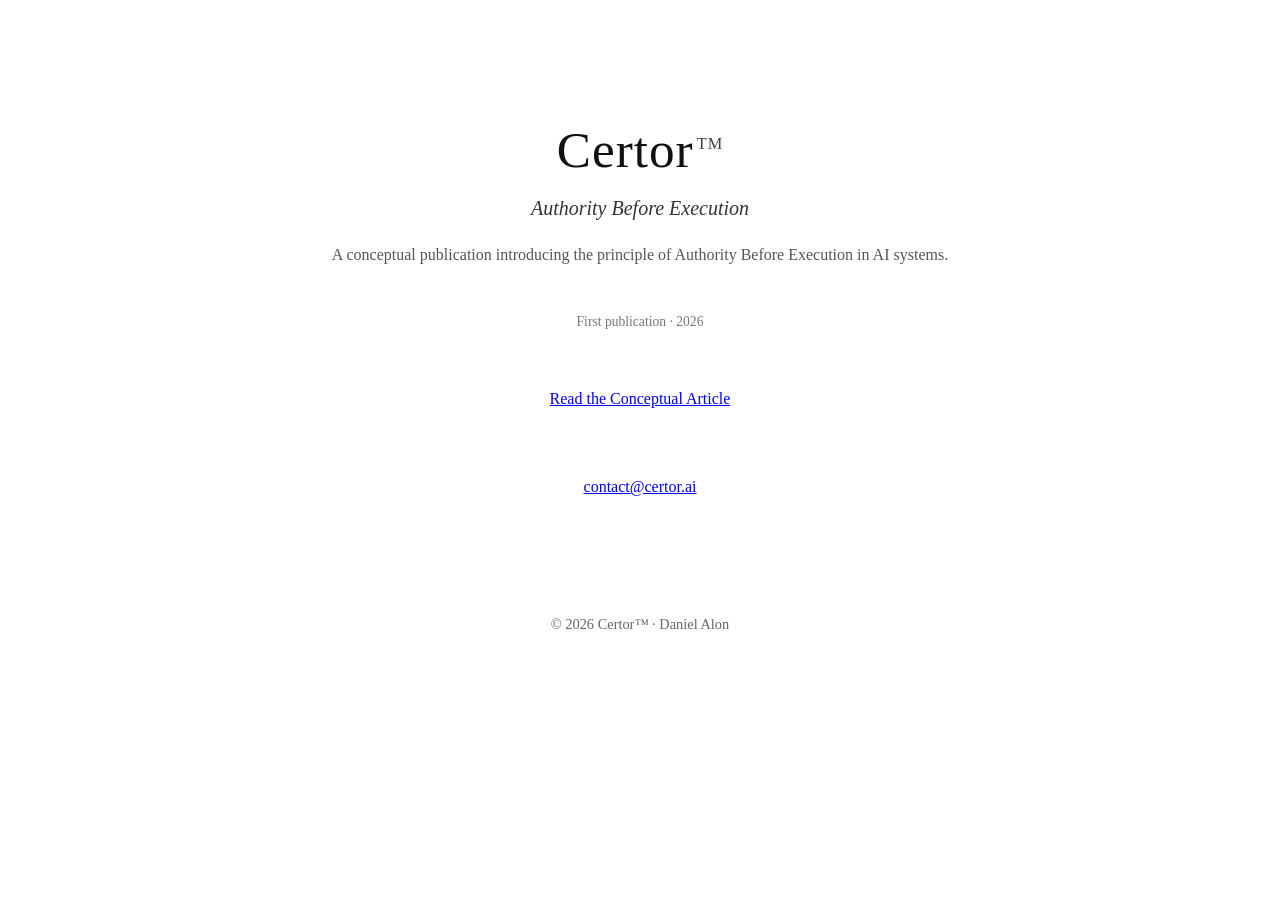
<file: index.html>
<!DOCTYPE html>
<html lang="en">
<head>

<meta charset="UTF-8">
<meta name="viewport" content="width=device-width, initial-scale=1.0">

<title>Certor™ | Authority Before Execution</title>
<link rel="icon" type="image/png" href="/favicon.png">   

<meta name="description" content="Certor™ introduces the principle of Authority Before Execution — a structural separation between AI decision generation and execution authority.">

<link rel="canonical" href="https://certor.ai/">

<style>

body{
    font-family: Georgia, "Times New Roman", serif;
    text-align:center;
    margin-top:120px;
    color:#111;
    background:#fff;
}

h1{
    font-size:3em;
    font-weight:500;
    margin-bottom:20px;
}
.title{
    font-size:3.2em;
    font-weight:500;
    letter-spacing:0.02em;
    margin-bottom:18px;
}

.tm{
    font-size:0.32em;
    vertical-align:super;
    margin-left:3px;
    opacity:0.8;
}
.tagline{
    font-size:1.25em;
    font-style:italic;
    margin-bottom:26px;
    color:#333;
}

.description{
    font-size:1em;
    color:#555;
    margin-bottom:50px;
}

a{
margin-top:20px;
display:inline-block;
}

a:hover{
    opacity:0.7;
}

.contact{
    margin-top:50px;
}

.footer{
    margin-top:120px;
    font-size:0.9em;
    color:#666;
}

</style>

</head><h1 class="title">
  Certor<span class="tm">TM</span>
</h1>

<body>



<div class="tagline">
Authority Before Execution
</div>

<div class="description">
A conceptual publication introducing the principle of Authority Before Execution in AI systems.
</div>
<div style="font-size:0.85em; color:#777; margin-bottom:40px;">
First publication · 2026
</div>
<div>
<a href="/authority-before-execution/">
Read the Conceptual Article
</a>
</div>

<div class="contact">
<a href="mailto:contact@certor.ai">
contact@certor.ai
</a>
</div>

<div class="footer">
© 2026 Certor™ · Daniel Alon
</div>

</body>
</html>
</file>
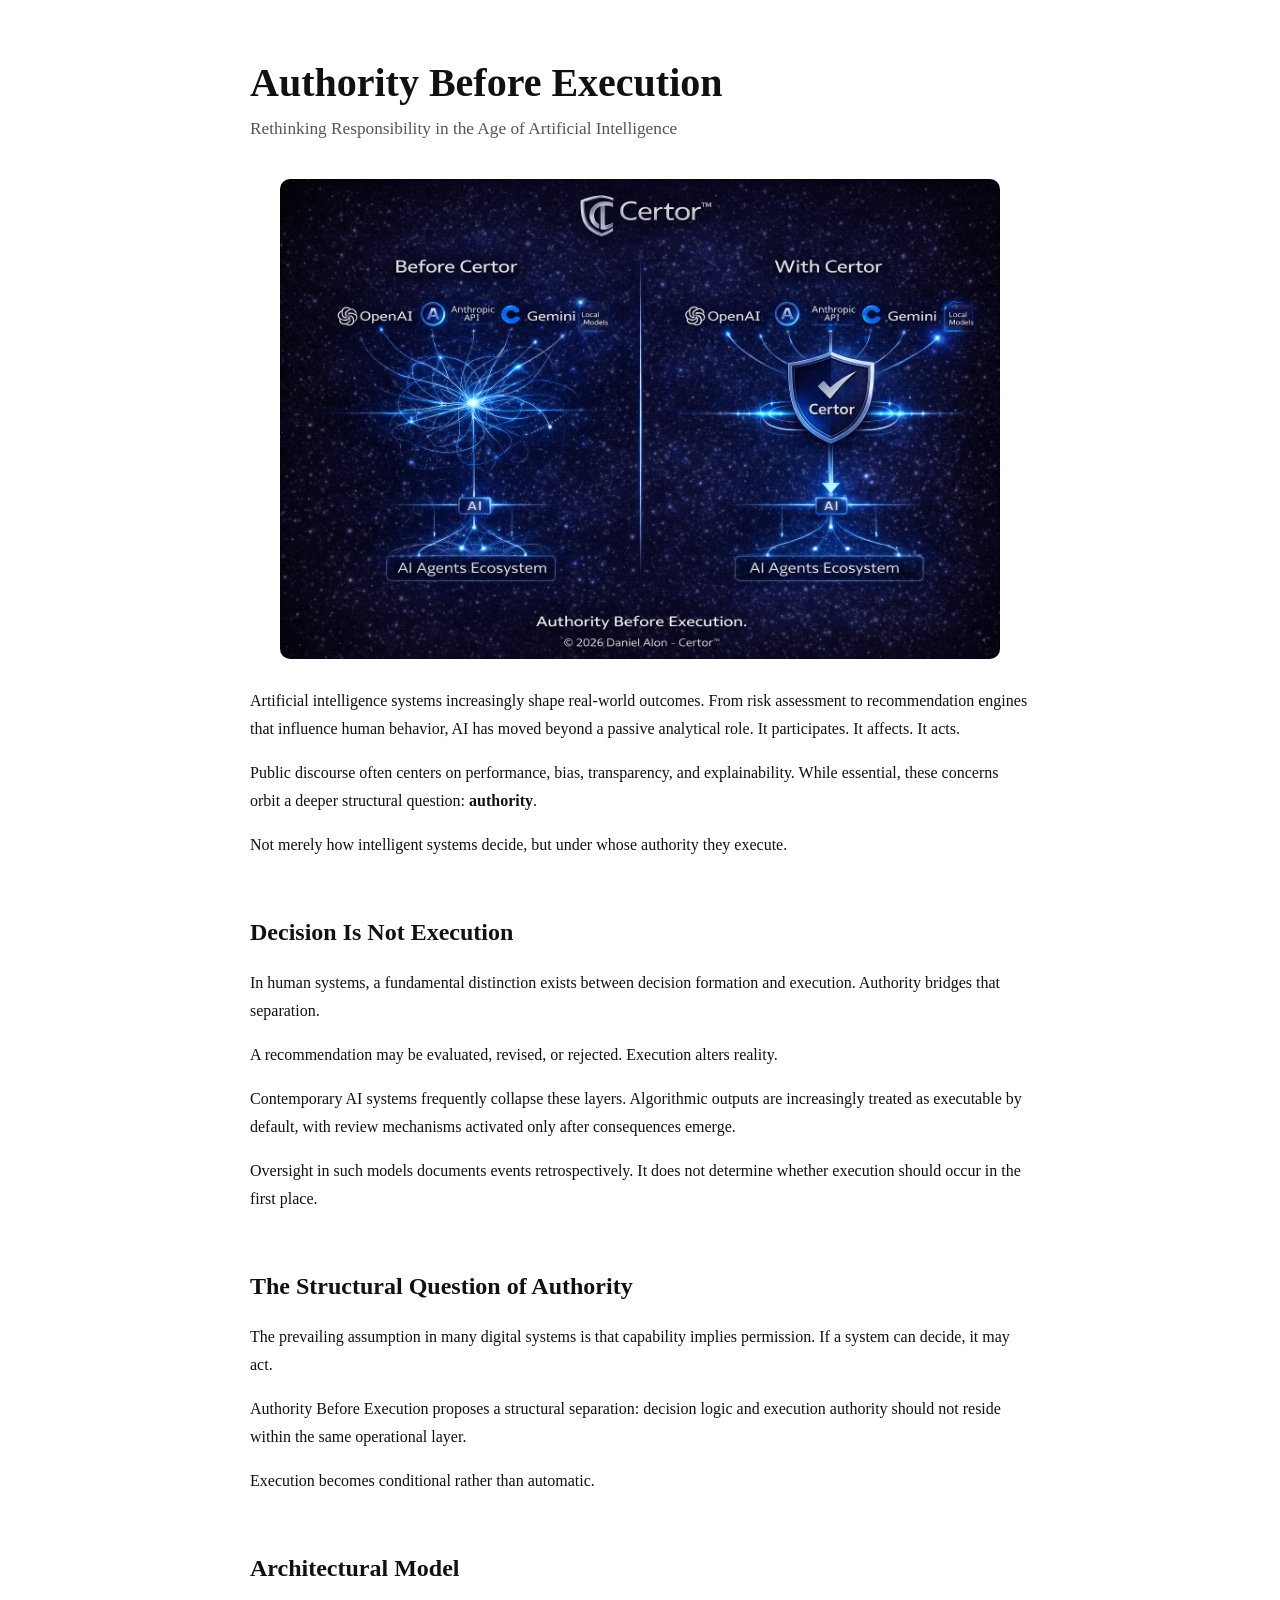
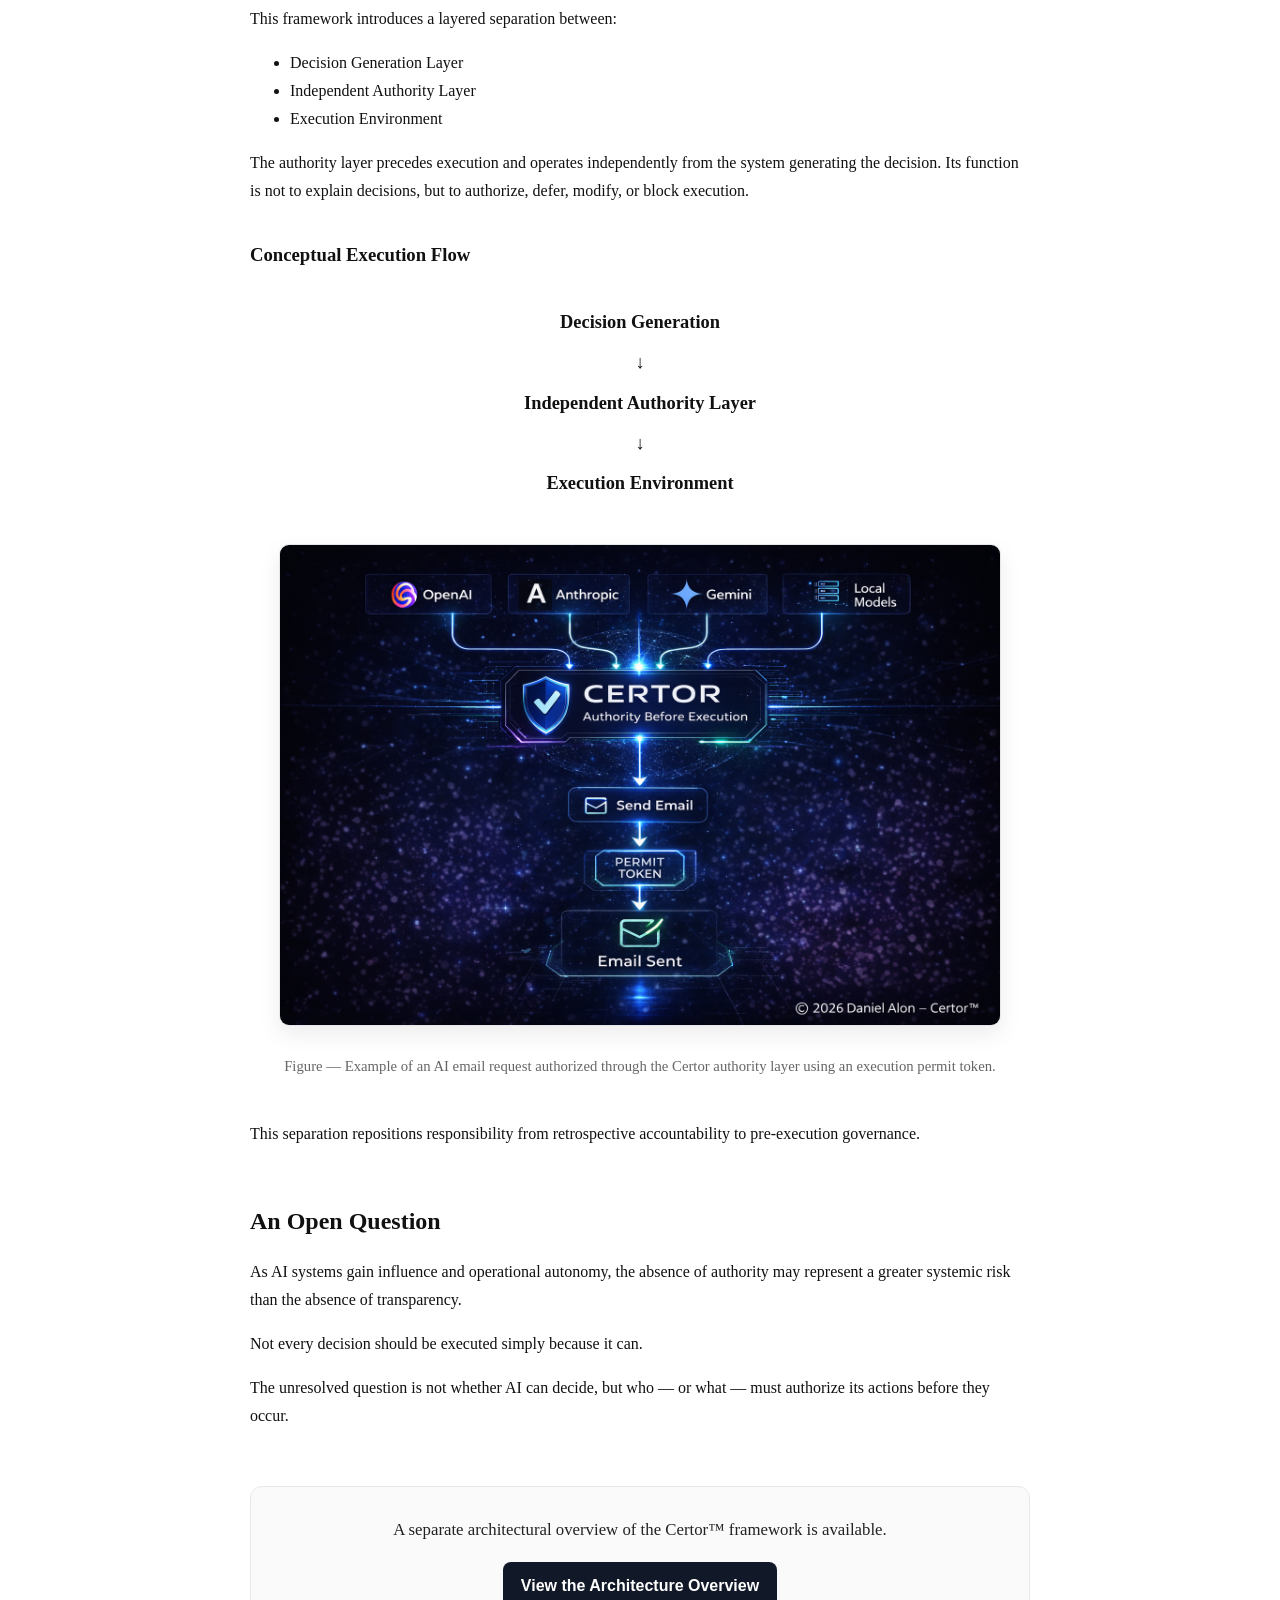
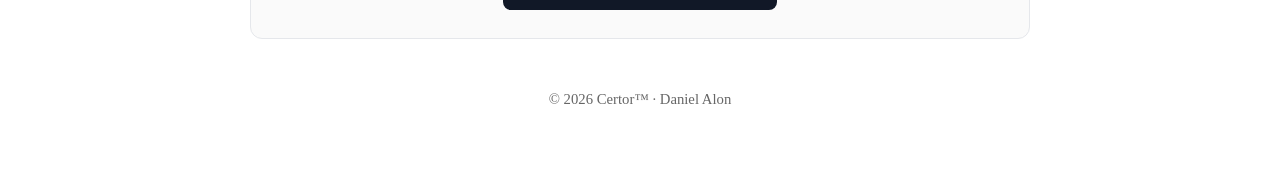
<file: authority-before-execution/index.html>
<!DOCTYPE html>
<html lang="en">
<head>
<meta charset="UTF-8" />
<meta name="viewport" content="width=device-width, initial-scale=1.0" />

<title>Authority Before Execution – Architectural Authority Layer for AI | Certor</title>

<meta name="description" content="Authority Before Execution defines a structural separation between AI decision generation and execution authority. An institutional architectural framework introduced by Certor." />

<link rel="canonical" href="https://certor.ai/authority-before-execution/" />

<meta property="og:title" content="Authority Before Execution – Certor" />
<meta property="og:description" content="A structural authority layer separating AI decision logic from execution power." />
<meta property="og:url" content="https://certor.ai/authority-before-execution/" />
<meta property="og:type" content="article" />

<meta name="robots" content="index, follow" />
<script type="application/ld+json">
{
  "@context": "https://schema.org",
  "@type": "Article",
  "headline": "Authority Before Execution",
  "author": {
    "@type": "Person",
    "name": "Daniel Alon"
  },
  "publisher": {
    "@type": "Organization",
    "name": "Certor"
  },
  "url": "https://certor.ai/authority-before-execution/",
  "datePublished": "2026",
  "about": "AI governance architecture and authority separation"
}
</script>


<style>
body {
    font-family: Georgia, "Times New Roman", serif;
    max-width: 780px;
    margin: 60px auto;
    padding: 0 22px;
    line-height: 1.75;
    color: #111;
    background: #fff;
}

h1 {
    font-size: 2.5em;
    margin-bottom: 0.2em;
    line-height: 1.15;
}

.subtitle {
    font-size: 1.08em;
    color: #555;
    margin-top: 0;
    margin-bottom: 2em;
}

h2 {
    margin-top: 52px;
    margin-bottom: 14px;
}

h3 {
    margin-top: 34px;
    margin-bottom: 12px;
}

p {
    margin-bottom: 16px;
}

img {
    width: 100%;
    max-width: 720px;
    display: block;
    margin: 28px auto;
    border-radius: 10px;
}

.article-link-box {
    margin-top: 56px;
    padding: 28px 24px;
    text-align: center;
    background: #fafafa;
    border: 1px solid #e5e7eb;
    border-radius: 12px;
}

.article-link-box p {
    margin: 0 0 10px;
    font-size: 1.05em;
    color: #222;
}

.article-link-box a {
    display: inline-block;
    margin-top: 8px;
    padding: 10px 18px;
    border-radius: 8px;
    background: #111827;
    color: #fff;
    text-decoration: none;
    font-weight: 600;
    font-family: Arial, Helvetica, sans-serif;
}

.article-link-box a:hover {
    opacity: 0.92;
}

.footer {
    margin-top: 48px;
    text-align: center;
    font-size: 0.92em;
    color: #666;
}
</style>
</head>

<body>

<h1>Authority Before Execution</h1>
<p class="subtitle">Rethinking Responsibility in the Age of Artificial Intelligence</p>

<img src="certor-before-after.jpg" alt="Before Certor and With Certor comparison" />

<p>
Artificial intelligence systems increasingly shape real-world outcomes.
From risk assessment to recommendation engines that influence human behavior,
AI has moved beyond a passive analytical role. It participates. It affects. It acts.
</p>

<p>
Public discourse often centers on performance, bias, transparency, and explainability.
While essential, these concerns orbit a deeper structural question:
<strong>authority</strong>.
</p>

<p>
Not merely how intelligent systems decide, but under whose authority they execute.
</p>

<h2>Decision Is Not Execution</h2>

<p>
In human systems, a fundamental distinction exists between decision formation and execution.
Authority bridges that separation.
</p>

<p>
A recommendation may be evaluated, revised, or rejected.
Execution alters reality.
</p>

<p>
Contemporary AI systems frequently collapse these layers.
Algorithmic outputs are increasingly treated as executable by default,
with review mechanisms activated only after consequences emerge.
</p>

<p>
Oversight in such models documents events retrospectively.
It does not determine whether execution should occur in the first place.
</p>

<h2>The Structural Question of Authority</h2>

<p>
The prevailing assumption in many digital systems is that capability implies permission.
If a system can decide, it may act.
</p>

<p>
Authority Before Execution proposes a structural separation:
decision logic and execution authority should not reside within the same operational layer.
</p>

<p>
Execution becomes conditional rather than automatic.
</p>

<h2>Architectural Model</h2>

<p>
This framework introduces a layered separation between:
</p>

<ul>
<li>Decision Generation Layer</li>
<li>Independent Authority Layer</li>
<li>Execution Environment</li>
</ul>

<p>
The authority layer precedes execution and operates independently from
the system generating the decision.
Its function is not to explain decisions, but to authorize, defer, modify,
or block execution.
</p>

<h3>Conceptual Execution Flow</h3>

<div style="text-align:center; margin:30px 0; font-size:1.15em; line-height:2.2;">
<strong>Decision Generation</strong><br>
↓<br>
<strong>Independent Authority Layer</strong><br>
↓<br>
<strong>Execution Environment</strong>
</div>
<div style="margin:40px 0; text-align:center;">
  <img src="certor-email-permit-token.png"
       alt="Certor execution permit token email example"
       style="box-shadow:0 8px 22px rgba(0,0,0,0.08); border:1px solid #e5e7eb; border-radius:10px;" />

  <p style="margin-top:10px; font-size:0.92em; color:#666;">
    Figure — Example of an AI email request authorized through the Certor authority layer using an execution permit token.
  </p>
</div>
<p>
This separation repositions responsibility from retrospective accountability
to pre-execution governance.
</p>

<h2>An Open Question</h2>

<p>
As AI systems gain influence and operational autonomy,
the absence of authority may represent a greater systemic risk
than the absence of transparency.
</p>

<p>
Not every decision should be executed simply because it can.
</p>

<p>
The unresolved question is not whether AI can decide,
but who — or what — must authorize its actions before they occur.
</p>

<div class="article-link-box">
  <p>A separate architectural overview of the Certor™ framework is available.</p>
  <a href="architecture.html">View the Architecture Overview</a>
</div>

<div class="footer">
  © 2026 Certor™ · Daniel Alon
</div>

</body>
</html>
</file>
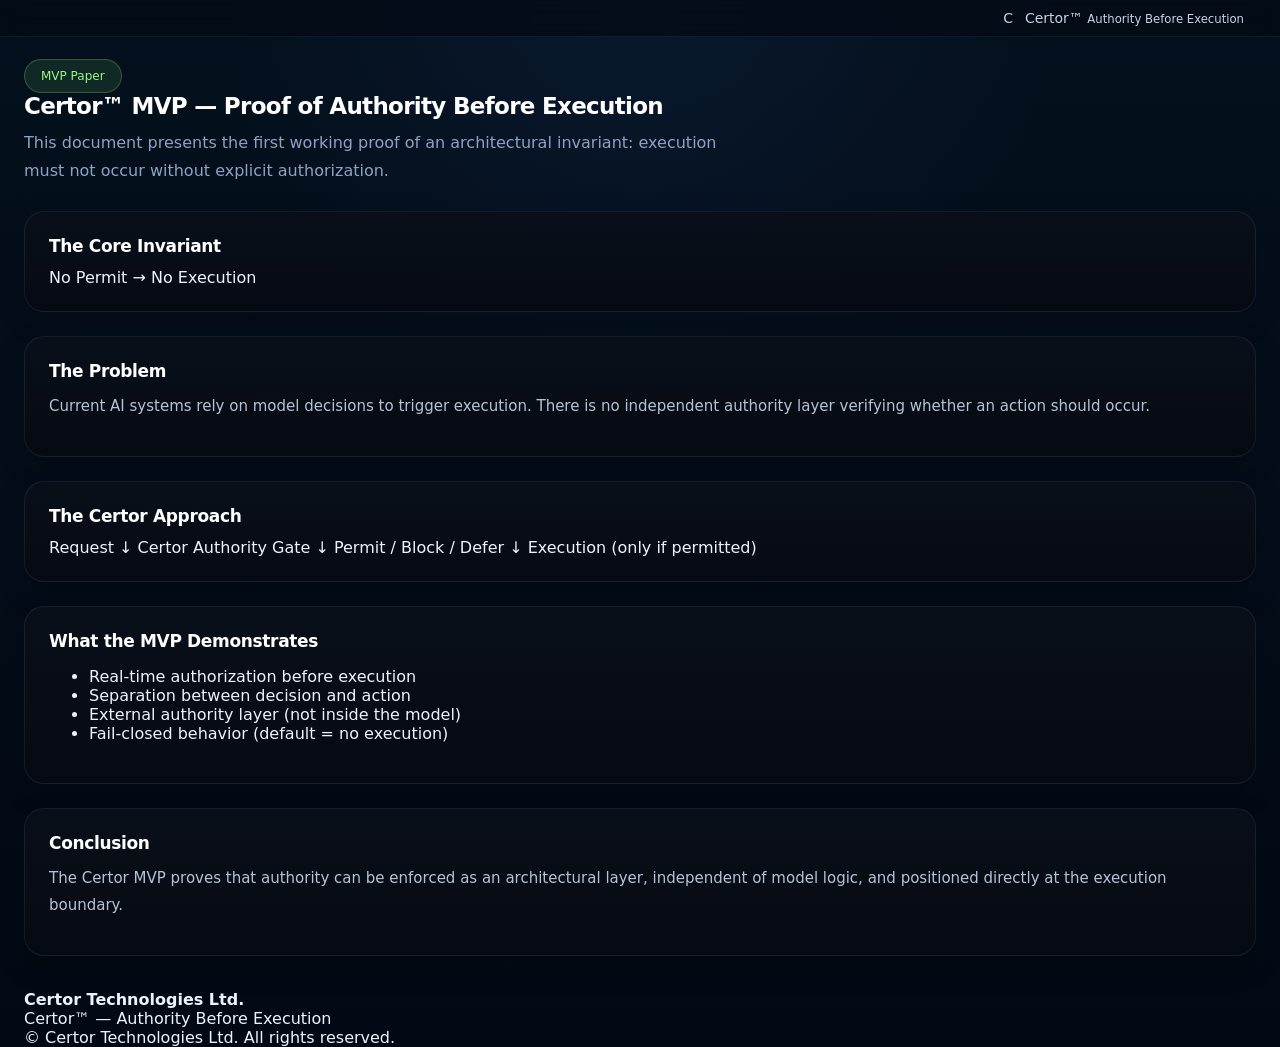
<file: mvp/index.html>
<!DOCTYPE html>
<html lang="en">
<head>
  <meta charset="UTF-8" />
  <meta name="viewport" content="width=device-width, initial-scale=1.0" />
  <title>Certor™ MVP — Proof of Authority Before Execution</title>
  <meta name="description" content="Certor MVP demonstrates real-time authority-gated execution: No Permit → No Execution." />
  <link rel="stylesheet" href="../assets/css/styles.css" />
</head>
<body>

<header class="site-header">
  <div class="container nav">
    <a class="brand" href="../portal.html">
      <div class="brand-mark">C</div>
      <div class="brand-text">
        <span>Certor™</span>
        <small>Authority Before Execution</small>
      </div>
    </a>
  </div>
</header>

<main class="section">
  <div class="container">

    <div class="eyebrow">MVP Paper</div>
    <h1 class="section-title">Certor™ MVP — Proof of Authority Before Execution</h1>

    <p class="section-sub">
      This document presents the first working proof of an architectural invariant:
      execution must not occur without explicit authorization.
    </p>

    <div class="card">
      <h3>The Core Invariant</h3>
      <div class="diagram">
No Permit → No Execution
      </div>
    </div>

    <div class="spacer-24"></div>

    <div class="card">
      <h3>The Problem</h3>
      <p>
        Current AI systems rely on model decisions to trigger execution.
        There is no independent authority layer verifying whether an action should occur.
      </p>
    </div>

    <div class="spacer-24"></div>

    <div class="card">
      <h3>The Certor Approach</h3>
      <div class="diagram">
Request
↓
Certor Authority Gate
↓
Permit / Block / Defer
↓
Execution (only if permitted)
      </div>
    </div>

    <div class="spacer-24"></div>

    <div class="card">
      <h3>What the MVP Demonstrates</h3>
      <ul>
        <li>Real-time authorization before execution</li>
        <li>Separation between decision and action</li>
        <li>External authority layer (not inside the model)</li>
        <li>Fail-closed behavior (default = no execution)</li>
      </ul>
    </div>

    <div class="spacer-24"></div>

    <div class="card">
      <h3>Conclusion</h3>
      <p>
        The Certor MVP proves that authority can be enforced as an architectural layer,
        independent of model logic, and positioned directly at the execution boundary.
      </p>
    </div>

  </div>
</main>

<footer class="footer">
  <div class="container footer-grid">
    <div>
      <strong>Certor Technologies Ltd.</strong><br />
      Certor™ — Authority Before Execution
    </div>
    <div>© Certor Technologies Ltd. All rights reserved.</div>
  </div>
</footer>

</body>
</html>
</file>
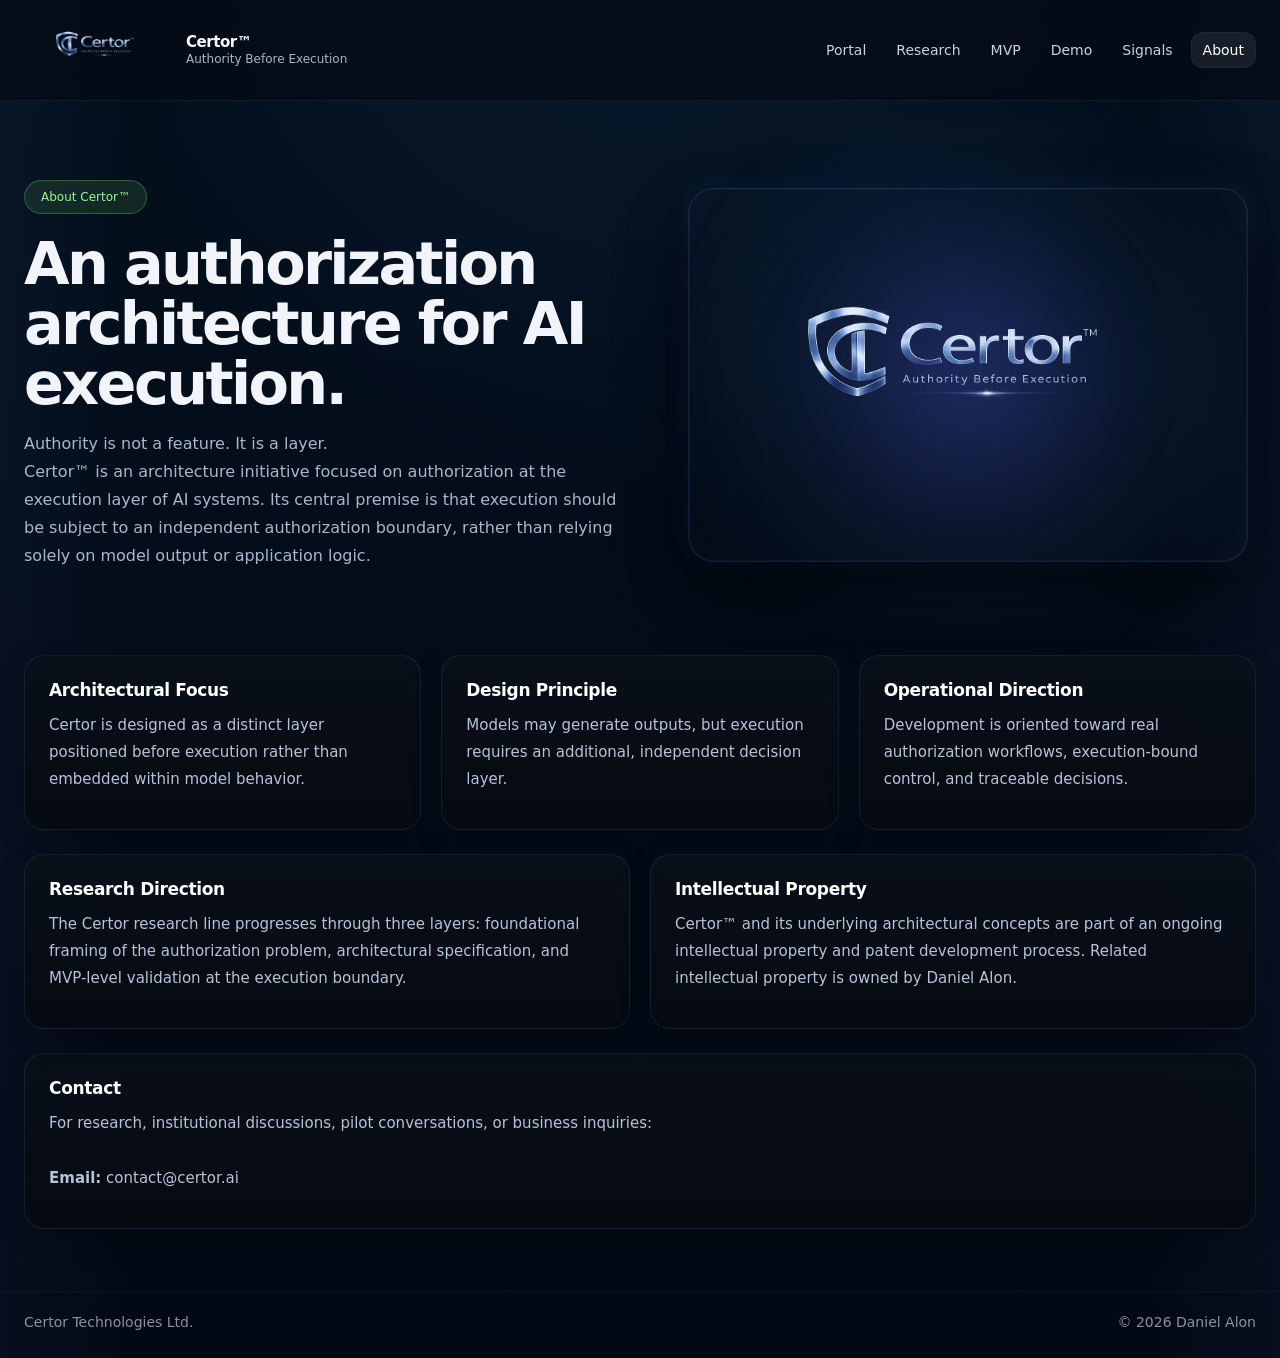
<file: about.html>
<!DOCTYPE html>
<html lang="en">
<head>
  <meta charset="UTF-8" />
  <meta name="viewport" content="width=device-width, initial-scale=1.0" />
  <title>About Certor™</title>
  <meta name="description" content="An authorization architecture for AI execution." />
  <link rel="stylesheet" href="assets/css/styles.css?v=17" />
</head>
<body>
<div class="page-shell">
  <header class="site-header" id="siteHeader">
    <div class="container">
      <div class="header-inner">
        <a class="brand" href="portal.html" aria-label="Certor Portal">
          <img src="./certor-logo.png?v=19" alt="Certor logo" class="brand-logo" />
          <div class="brand-copy">
            <div class="brand-title">Certor™</div>
            <div class="brand-subtitle">Authority Before Execution</div>
          </div>
        </a>
        <nav class="nav" aria-label="Primary">
          <a href="portal.html">Portal</a>
          <a href="papers.html">Research</a>
          <a href="mvp.html">MVP</a>
          <a href="demo.html">Demo</a>
          <a href="signals.html">Signals</a>
          <a href="about.html" class="active">About</a>
        </nav>
      </div>
    </div>
  </header>

  <main>
    <section class="hero">
      <div class="container">
        <div class="hero-grid">
          <div>
            <div class="eyebrow">About Certor™</div>
            <h1 class="hero-title">An authorization architecture for AI execution.</h1>
            <p class="about-highlight">Authority is not a feature. It is a layer.</p>
            <p class="hero-copy">
              Certor™ is an architecture initiative focused on authorization at the execution layer of AI systems.
              Its central premise is that execution should be subject to an independent authorization boundary,
              rather than relying solely on model output or application logic.
            </p>
          </div>

          <div class="hero-media">
            <div class="hero-card">
              <img src="./certor-logo.png?v=18" alt="Certor visual">
            </div>
          </div>
        </div>
      </div>
    </section>

    <section class="section">
      <div class="container">
        <div class="grid-3">
          <div class="card feature-card">
            <h3>Architectural Focus</h3>
            <p>
              Certor is designed as a distinct layer positioned before execution rather than embedded within model behavior.
            </p>
          </div>
          <div class="card feature-card">
            <h3>Design Principle</h3>
            <p>
              Models may generate outputs, but execution requires an additional, independent decision layer.
            </p>
          </div>
          <div class="card feature-card">
            <h3>Operational Direction</h3>
            <p>
              Development is oriented toward real authorization workflows, execution-bound control, and traceable decisions.
            </p>
          </div>
        </div>

        <div class="spacer-24"></div>

        <div class="grid-2-wide">
          <div class="card">
            <h3>Research Direction</h3>
            <p>
              The Certor research line progresses through three layers:
              foundational framing of the authorization problem, architectural specification,
              and MVP-level validation at the execution boundary.
            </p>
          </div>
          <div class="card">
            <h3>Intellectual Property</h3>
            <p>
              Certor™ and its underlying architectural concepts are part of an ongoing
              intellectual property and patent development process. Related intellectual property is owned by Daniel Alon.
            </p>
          </div>
        </div>

        <div class="spacer-24"></div>

        <div class="card">
          <h3>Contact</h3>
          <p>
            For research, institutional discussions, pilot conversations, or business inquiries:
          </p>
          <div class="spacer-16"></div>
          <p><strong>Email:</strong> <a href="mailto:contact@certor.ai">contact@certor.ai</a></p>
        </div>
      </div>
    </section>
  </main>

  <footer class="site-footer">
    <div class="container">
      <div class="footer-inner">
        <div>Certor Technologies Ltd.</div>
        <div>© 2026 Daniel Alon</div>
      </div>
    </div>
  </footer>
</div>

<script>
  const siteHeader = document.getElementById('siteHeader');
  function syncHeaderState() {
    if (window.scrollY > 10) siteHeader.classList.add('scrolled');
    else siteHeader.classList.remove('scrolled');
  }
  syncHeaderState();
  window.addEventListener('scroll', syncHeaderState, { passive: true });
</script>
</body>
</html>
</file>
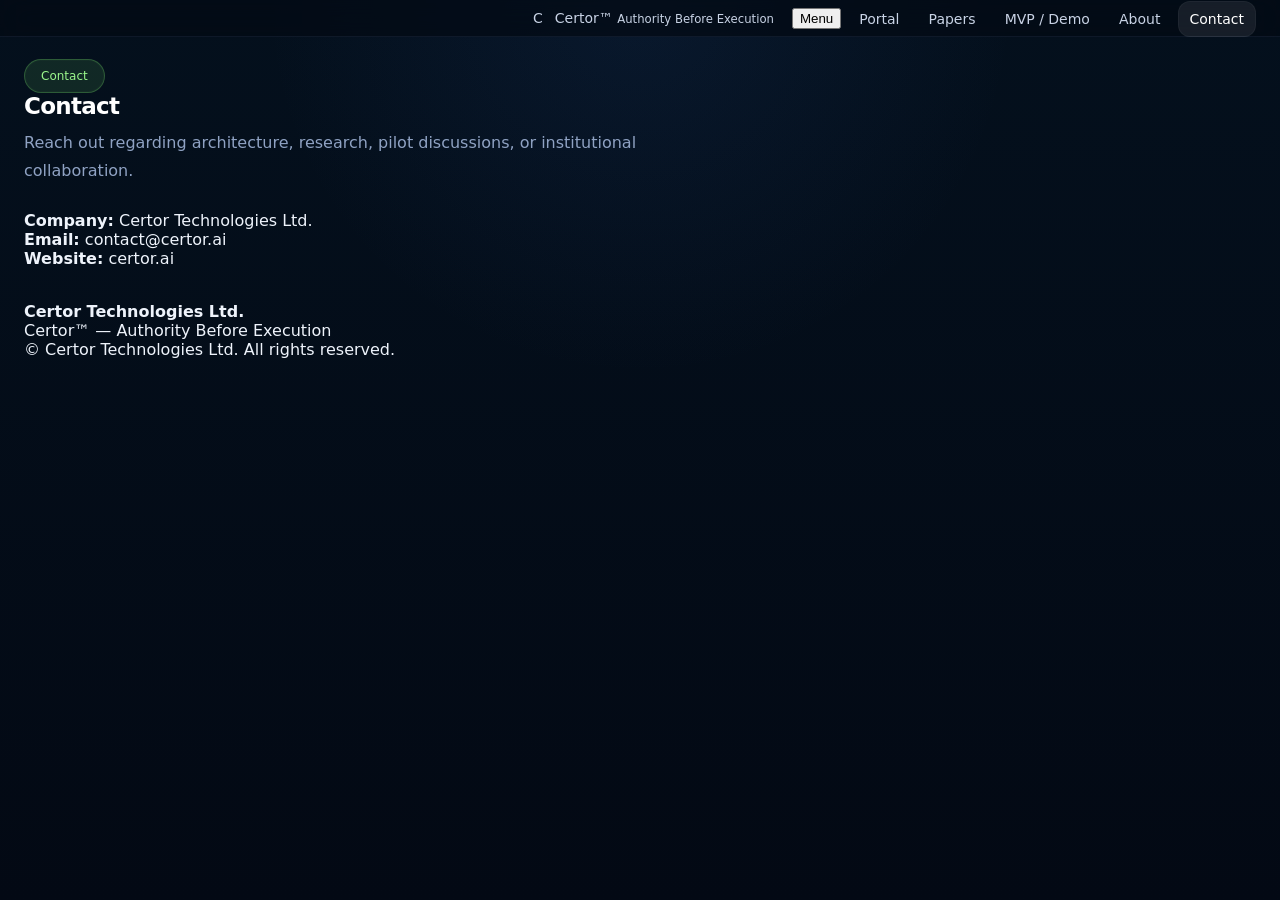
<file: contact.html>
<!DOCTYPE html>
<html lang="en">
<head>
  <meta charset="UTF-8" />
  <meta name="viewport" content="width=device-width, initial-scale=1.0" />
  <title>Contact Certor™</title>
  <meta name="description" content="Contact Certor™." />
  <link rel="stylesheet" href="assets/css/styles.css" />
</head>
<body>
  <header class="site-header">
    <div class="container nav">
      <a class="brand" href="portal.html">
        <div class="brand-mark">C</div>
        <div class="brand-text">
          <span>Certor™</span>
          <small>Authority Before Execution</small>
        </div>
      </a>
      <button class="nav-toggle" data-nav-toggle>Menu</button>
      <nav class="nav-links" data-nav-menu>
        <a href="portal.html">Portal</a>
        <a href="papers.html">Papers</a>
        <a href="mvp.html">MVP / Demo</a>
        <a href="about.html">About</a>
        <a class="active" href="contact.html">Contact</a>
      </nav>
    </div>
  </header>

  <main class="section">
    <div class="container">
      <div class="eyebrow">Contact</div>
      <h1 class="section-title">Contact</h1>
      <p class="section-sub">
        Reach out regarding architecture, research, pilot discussions, or institutional collaboration.
      </p>

      <div class="contact-list">
        <div class="contact-item"><strong>Company:</strong> Certor Technologies Ltd.</div>
        <div class="contact-item"><strong>Email:</strong> contact@certor.ai</div>
        <div class="contact-item"><strong>Website:</strong> certor.ai</div>
      </div>
    </div>
  </main>

  <footer class="footer">
    <div class="container footer-grid">
      <div>
        <strong>Certor Technologies Ltd.</strong><br />
        Certor™ — Authority Before Execution
      </div>
      <div>© Certor Technologies Ltd. All rights reserved.</div>
    </div>
  </footer>

  <script src="assets/js/site.js"></script>
</body>
</html>
</file>
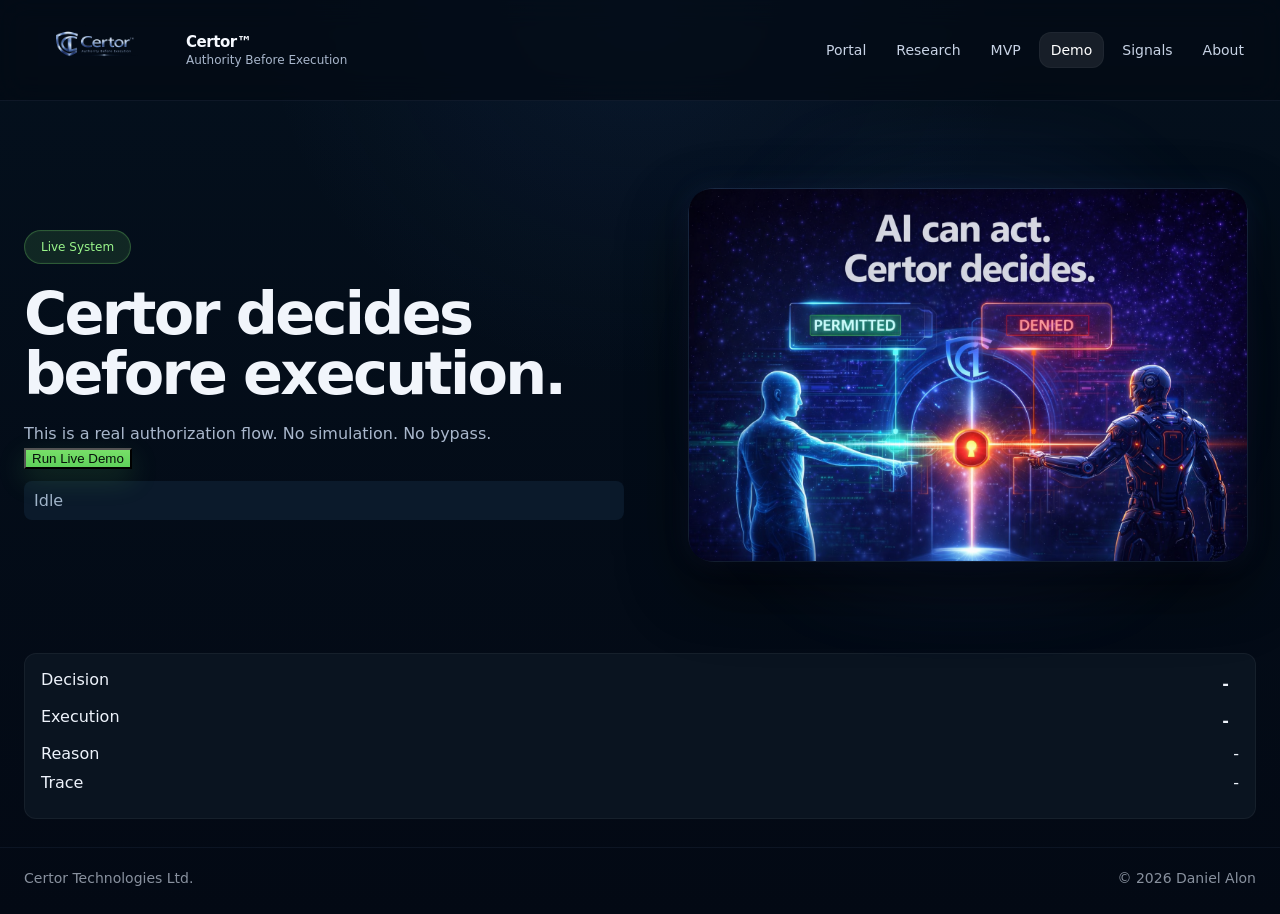
<file: demo.html>
<!DOCTYPE html>
<html lang="en">
<head>
<meta charset="UTF-8">
<meta name="viewport" content="width=device-width, initial-scale=1.0">
<title>Certor™ Demo</title>

<link rel="stylesheet" href="assets/css/styles.css?v=21">

</head>

<body>

<header class="site-header">
  <div class="container header-inner">

    <div class="brand">
      <img src="./certor-logo.png?v=21" class="brand-logo">
      <div>
        <div class="brand-title">Certor™</div>
        <div class="brand-subtitle">Authority Before Execution</div>
      </div>
    </div>

    <nav class="nav">
      <a href="portal.html">Portal</a>
      <a href="papers.html">Research</a>
      <a href="mvp.html">MVP</a>
      <a href="demo.html" class="active">Demo</a>
      <a href="signals.html">Signals</a>
      <a href="about.html">About</a>
    </nav>

  </div>
</header>

<main class="container">

  <section class="hero">

    <div class="hero-grid">

      <div>
        <div class="eyebrow">Live System</div>

        <h1 class="hero-title">
          Certor decides before execution.
        </h1>

        <p class="hero-copy">
          This is a real authorization flow. No simulation. No bypass.
        </p>

        <button class="btn-primary" onclick="runDemo()">
          Run Live Demo
        </button>

        <div id="status" class="status-box">Idle</div>
      </div>

      <div class="hero-media">
        <div class="hero-card">
          <img src="demo-ai.png?v=21">
        </div>
      </div>

    </div>

  </section>

  <!-- RESULTS -->
  <section>

    <div class="result-card">

      <div class="row">
        <span>Decision</span>
        <span id="decision" class="badge">-</span>
      </div>

      <div class="row">
        <span>Execution</span>
        <span id="execution" class="badge">-</span>
      </div>

      <div class="row">
        <span>Reason</span>
        <span id="reason">-</span>
      </div>

      <div class="row">
        <span>Trace</span>
        <span id="trace">-</span>
      </div>

    </div>

  </section>

</main>

<footer class="site-footer">
  <div class="container footer-inner">
    <div>Certor Technologies Ltd.</div>
    <div>© 2026 Daniel Alon</div>
  </div>
</footer>

<script>
async function runDemo(){

  const status = document.getElementById("status");
  const decisionEl = document.getElementById("decision");
  const executionEl = document.getElementById("execution");
  const reasonEl = document.getElementById("reason");
  const traceEl = document.getElementById("trace");

  status.innerText = "Processing...";
  status.style.color = "#ffb300";

  try {

    const res = await fetch("http://127.0.0.1:8100/demo/run", {
      method: "POST",
      headers: {
        "Content-Type": "application/json"
      },
      body: JSON.stringify({
        request_id: crypto.randomUUID(),
        actor: "web_demo",
        intent: "send_email",
        payload: {
          resource: "demo@example.com"
        }
      })
    });

    const data = await res.json();

    const decision = data.decision.decision;
    const execution = data.execution.status;

    // Decision UI
    decisionEl.innerText = decision;
    decisionEl.className = "badge " +
      (decision === "PERMIT" ? "permit" :
       decision === "BLOCK" ? "block" : "defer");

    // Execution UI
    executionEl.innerText = execution;
    executionEl.className = "badge exec";

    reasonEl.innerText = data.decision.reason_code;

    // Mask trace (Viewer Mode)
    traceEl.innerText = data.decision.trace_id.slice(0,10) + "...";

    status.innerText = "Completed";
    status.style.color = "#00ffa3";

  } catch (err){
    status.innerText = "Connection Error";
    status.style.color = "#ff4d4d";
  }
}
</script>

</body>
</html>
</file>
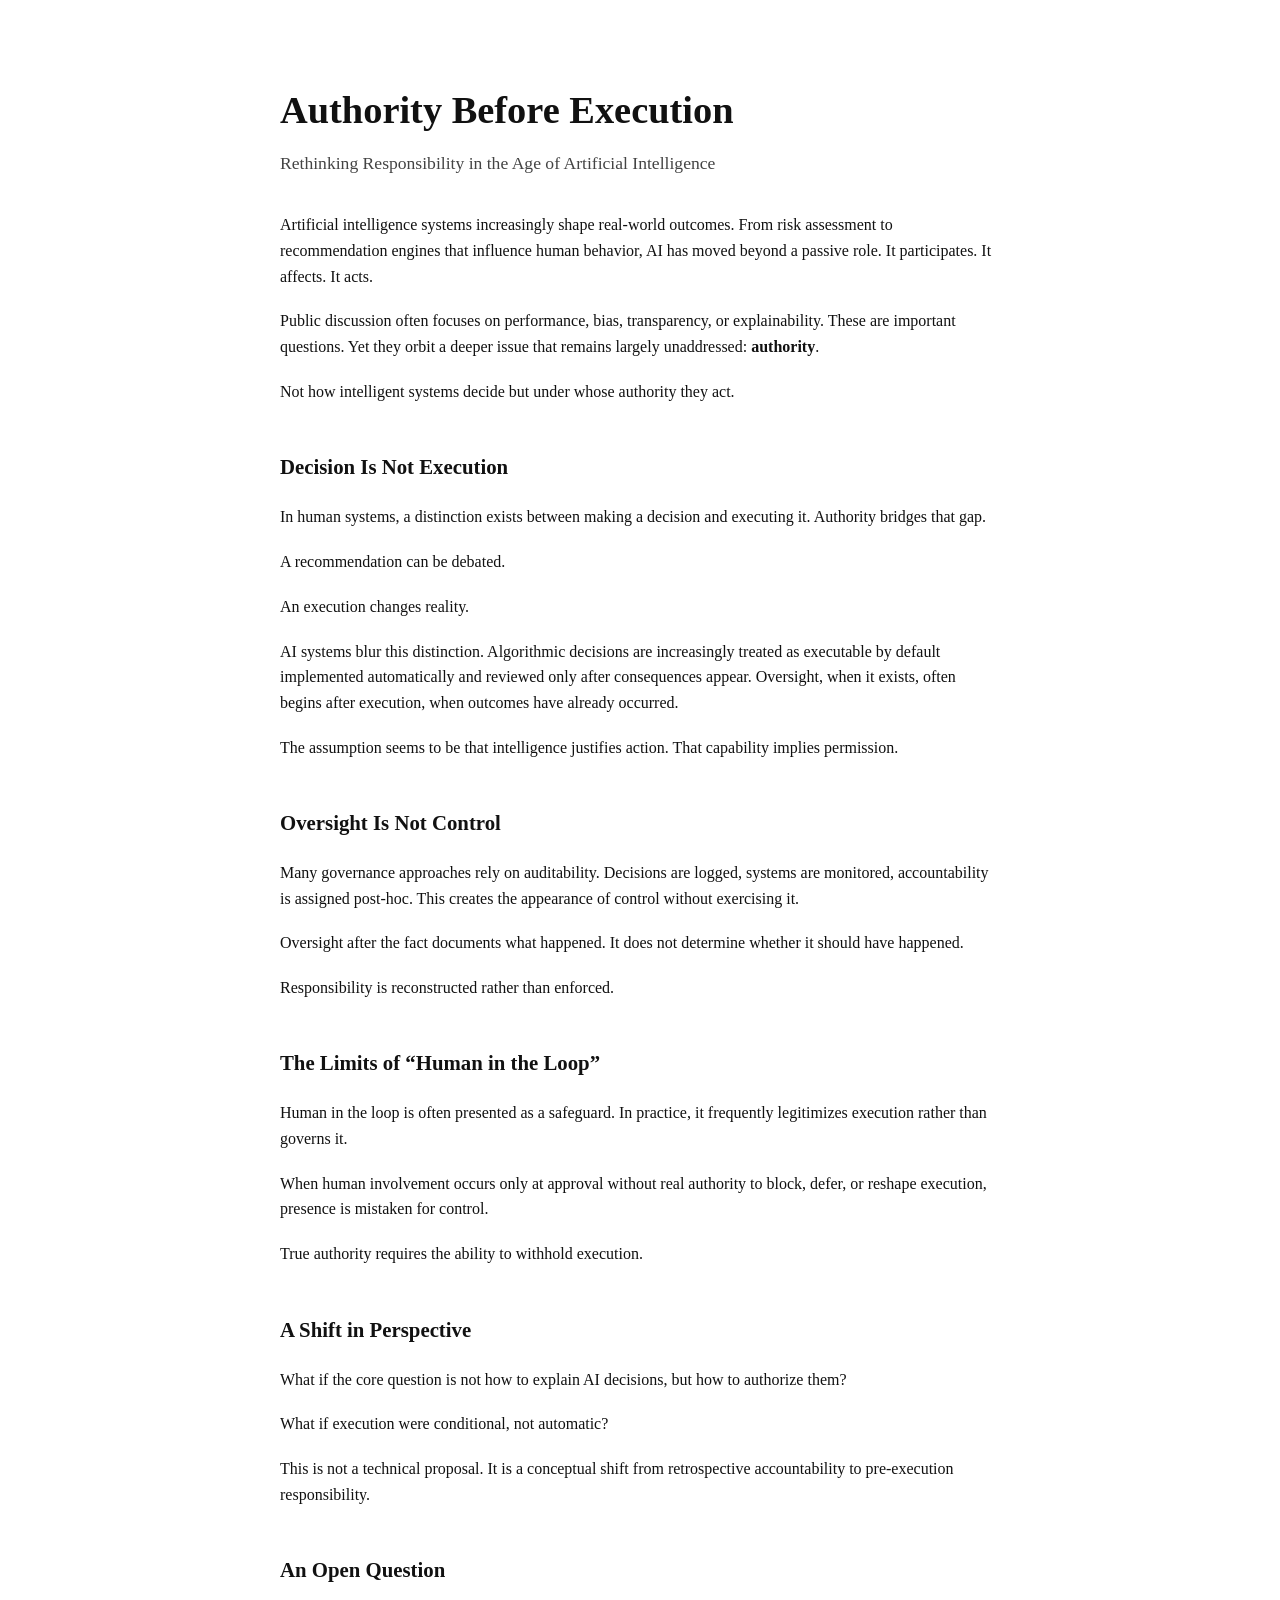
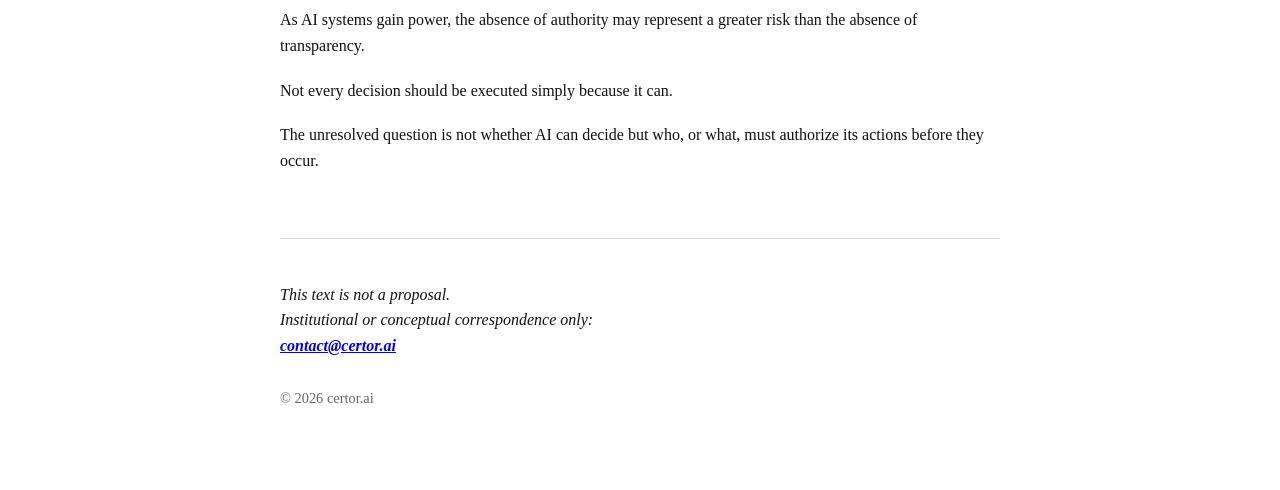
<file: INTEX.HTML>
<!DOCTYPE html>
<html lang="en">
<head>
<meta charset="UTF-8" />
<meta name="viewport" content="width=device-width, initial-scale=1.0"/>

<title>Authority Before Execution | Certor™</title>

<meta name="description" content="Authority Before Execution – Certor™ defines an architectural authority layer for AI systems preceding execution.">

<link rel="canonical" href="https://certor.ai/authority-before-execution/">

<meta property="og:title" content="Authority Before Execution">
<meta property="og:description" content="Certor™ defines an architectural authority layer for AI systems preceding execution.">
<meta property="og:type" content="article">
<meta property="og:url" content="https://certor.ai/authority-before-execution/">

<style>
    body {
      font-family: Georgia, "Times New Roman", serif;
      background-color: #ffffff;
      color: #111;
      line-height: 1.6;
      margin: 0;
      padding: 0;
    }
    .container {
      max-width: 720px;
      margin: 80px auto;
      padding: 0 24px;
    }
    h1 {
      font-size: 2.4em;
      margin-bottom: 0.2em;
    }
    h2 {
      font-size: 1.1em;
      font-weight: normal;
      color: #444;
      margin-top: 0;
      margin-bottom: 2em;
    }
    h3 {
      margin-top: 2.2em;
      font-size: 1.3em;
    }
    p {
      margin: 1.2em 0;
    }
    .contact {
      margin-top: 4em;
      padding-top: 1.5em;
      border-top: 1px solid #ddd;
      font-style: italic;
    }
    .footer {
      margin-top: 2em;
      font-size: 0.9em;
      color: #666;
    }
  </style>
</head>
<body>
  <div class="container">

    <h1>Authority Before Execution</h1>
    <h2>Rethinking Responsibility in the Age of Artificial Intelligence</h2>

    <p>
      Artificial intelligence systems increasingly shape real-world outcomes.
      From risk assessment to recommendation engines that influence human behavior,
      AI has moved beyond a passive role. It participates. It affects. It acts.
    </p>

    <p>
      Public discussion often focuses on performance, bias, transparency, or explainability.
      These are important questions. Yet they orbit a deeper issue that remains largely unaddressed:
      <strong>authority</strong>.
    </p>

    <p>
      Not how intelligent systems decide but under whose authority they act.
    </p>

    <h3>Decision Is Not Execution</h3>

    <p>
      In human systems, a distinction exists between making a decision and executing it.
      Authority bridges that gap.
    </p>

    <p>A recommendation can be debated.</p>
    <p>An execution changes reality.</p>

    <p>
      AI systems blur this distinction. Algorithmic decisions are increasingly treated as executable
      by default implemented automatically and reviewed only after consequences appear.
      Oversight, when it exists, often begins after execution, when outcomes have already occurred.
    </p>

    <p>
      The assumption seems to be that intelligence justifies action.
      That capability implies permission.
    </p>

    <h3>Oversight Is Not Control</h3>

    <p>
      Many governance approaches rely on auditability.
      Decisions are logged, systems are monitored, accountability is assigned post-hoc.
      This creates the appearance of control without exercising it.
    </p>

    <p>
      Oversight after the fact documents what happened.
      It does not determine whether it should have happened.
    </p>

    <p>
      Responsibility is reconstructed rather than enforced.
    </p>

    <h3>The Limits of “Human in the Loop”</h3>

    <p>
      Human in the loop is often presented as a safeguard.
      In practice, it frequently legitimizes execution rather than governs it.
    </p>

    <p>
      When human involvement occurs only at approval without real authority
      to block, defer, or reshape execution, presence is mistaken for control.
    </p>

    <p>
      True authority requires the ability to withhold execution.
    </p>

    <h3>A Shift in Perspective</h3>

    <p>
      What if the core question is not how to explain AI decisions,
      but how to authorize them?
    </p>

    <p>What if execution were conditional, not automatic?</p>

    <p>
      This is not a technical proposal.
      It is a conceptual shift from retrospective accountability
      to pre-execution responsibility.
    </p>

    <h3>An Open Question</h3>

    <p>
      As AI systems gain power, the absence of authority may represent a greater risk
      than the absence of transparency.
    </p>

    <p>
      Not every decision should be executed simply because it can.
    </p>

    <p>
      The unresolved question is not whether AI can decide
      but who, or what, must authorize its actions before they occur.
    </p>

    <div class="contact">
      <p>
        This text is not a proposal.<br/>
        Institutional or conceptual correspondence only:<br/>
        <strong>
  <a href="mailto:contact@certor.ai">contact@certor.ai</a>
</strong>
      </p>
    </div>

    <div class="footer">
      © 2026 certor.ai
    </div>

  </div>
</body>
</html>
</file>
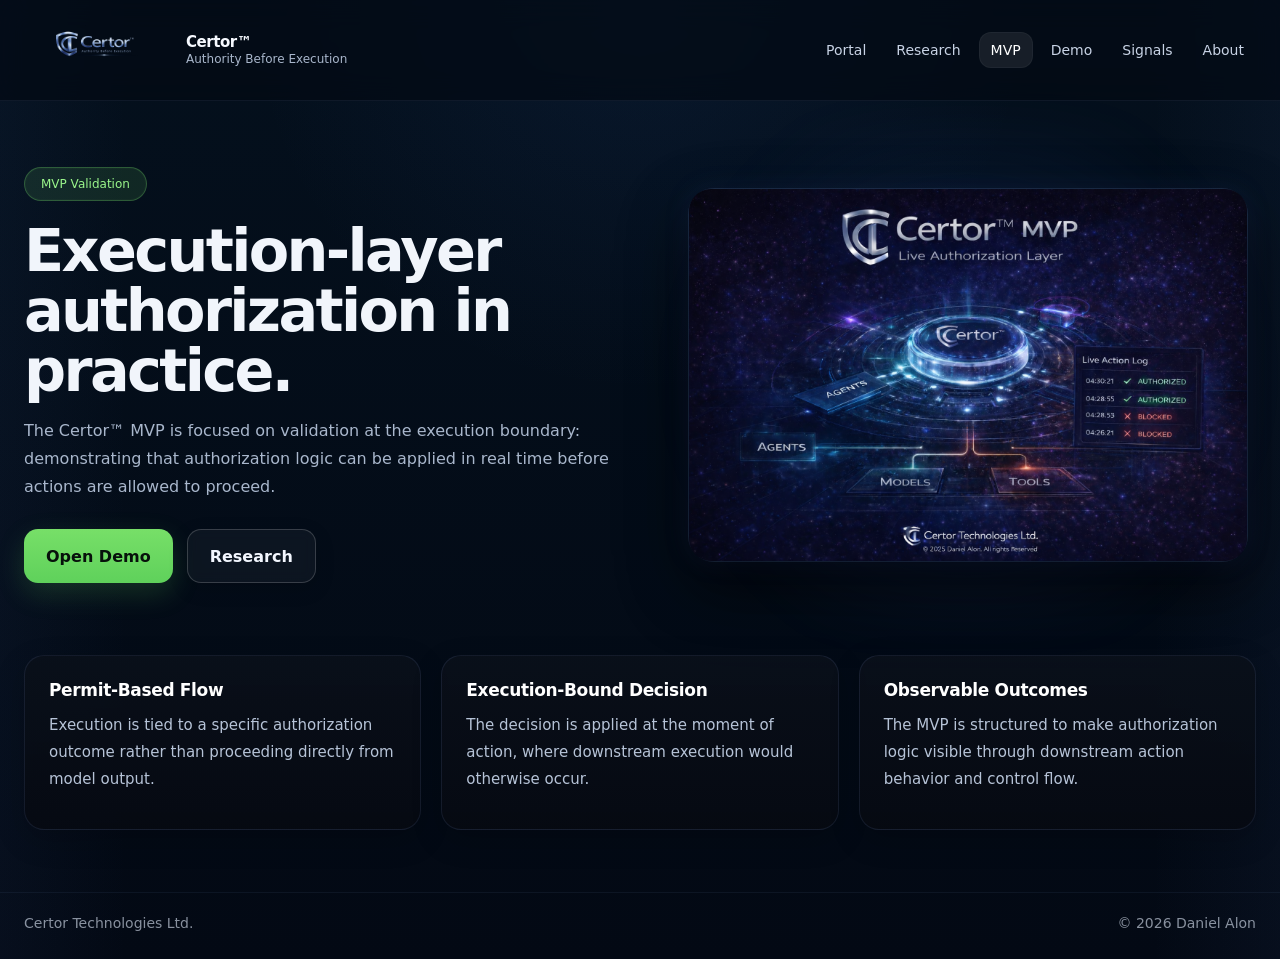
<file: mvp.html>
<!DOCTYPE html>
<html lang="en">
<head>
  <meta charset="UTF-8" />
  <meta name="viewport" content="width=device-width, initial-scale=1.0" />
  <title>Certor™ MVP</title>
  <meta name="description" content="Execution-layer authorization in practice." />
  <link rel="stylesheet" href="assets/css/styles.css?v=17" />
</head>
<body>
<div class="page-shell">
  <header class="site-header" id="siteHeader">
    <div class="container">
      <div class="header-inner">
        <a class="brand" href="portal.html" aria-label="Certor Portal">
          <img src="./certor-logo.png?v=19" alt="Certor logo" class="brand-logo" />
          <div class="brand-copy">
            <div class="brand-title">Certor™</div>
            <div class="brand-subtitle">Authority Before Execution</div>
          </div>
        </a>
        <nav class="nav" aria-label="Primary">
          <a href="portal.html">Portal</a>
          <a href="papers.html">Research</a>
          <a href="mvp.html" class="active">MVP</a>
          <a href="demo.html">Demo</a>
          <a href="signals.html">Signals</a>
          <a href="about.html">About</a>
        </nav>
      </div>
    </div>
  </header>

  <main>
    <section class="hero">
      <div class="container">
        <div class="hero-grid">
          <div>
            <div class="eyebrow">MVP Validation</div>
            <h1 class="hero-title">Execution-layer authorization in practice.</h1>
            <p class="hero-copy">
              The Certor™ MVP is focused on validation at the execution boundary:
              demonstrating that authorization logic can be applied in real time before actions are allowed to proceed.
            </p>
            <div class="hero-actions">
              <a href="demo.html" class="btn btn-primary">Open Demo</a>
              <a href="papers.html" class="btn btn-secondary">Research</a>
            </div>
          </div>

          <div class="hero-media">
            <div class="hero-card">
              <img src="./mvp.png?v=17" alt="Execution-layer authorization visual">
            </div>
          </div>
        </div>
      </div>
    </section>

    <section class="section">
      <div class="container">
        <div class="grid-3">
          <div class="card feature-card">
            <h3>Permit-Based Flow</h3>
            <p>
              Execution is tied to a specific authorization outcome rather than proceeding directly from model output.
            </p>
          </div>
          <div class="card feature-card">
            <h3>Execution-Bound Decision</h3>
            <p>
              The decision is applied at the moment of action, where downstream execution would otherwise occur.
            </p>
          </div>
          <div class="card feature-card">
            <h3>Observable Outcomes</h3>
            <p>
              The MVP is structured to make authorization logic visible through downstream action behavior and control flow.
            </p>
          </div>
        </div>
      </div>
    </section>
  </main>

  <footer class="site-footer">
    <div class="container">
      <div class="footer-inner">
        <div>Certor Technologies Ltd.</div>
        <div>© 2026 Daniel Alon</div>
      </div>
    </div>
  </footer>
</div>

<script>
  const siteHeader = document.getElementById('siteHeader');
  function syncHeaderState() {
    if (window.scrollY > 10) siteHeader.classList.add('scrolled');
    else siteHeader.classList.remove('scrolled');
  }
  syncHeaderState();
  window.addEventListener('scroll', syncHeaderState, { passive: true });
</script>
</body>
</html>
</file>
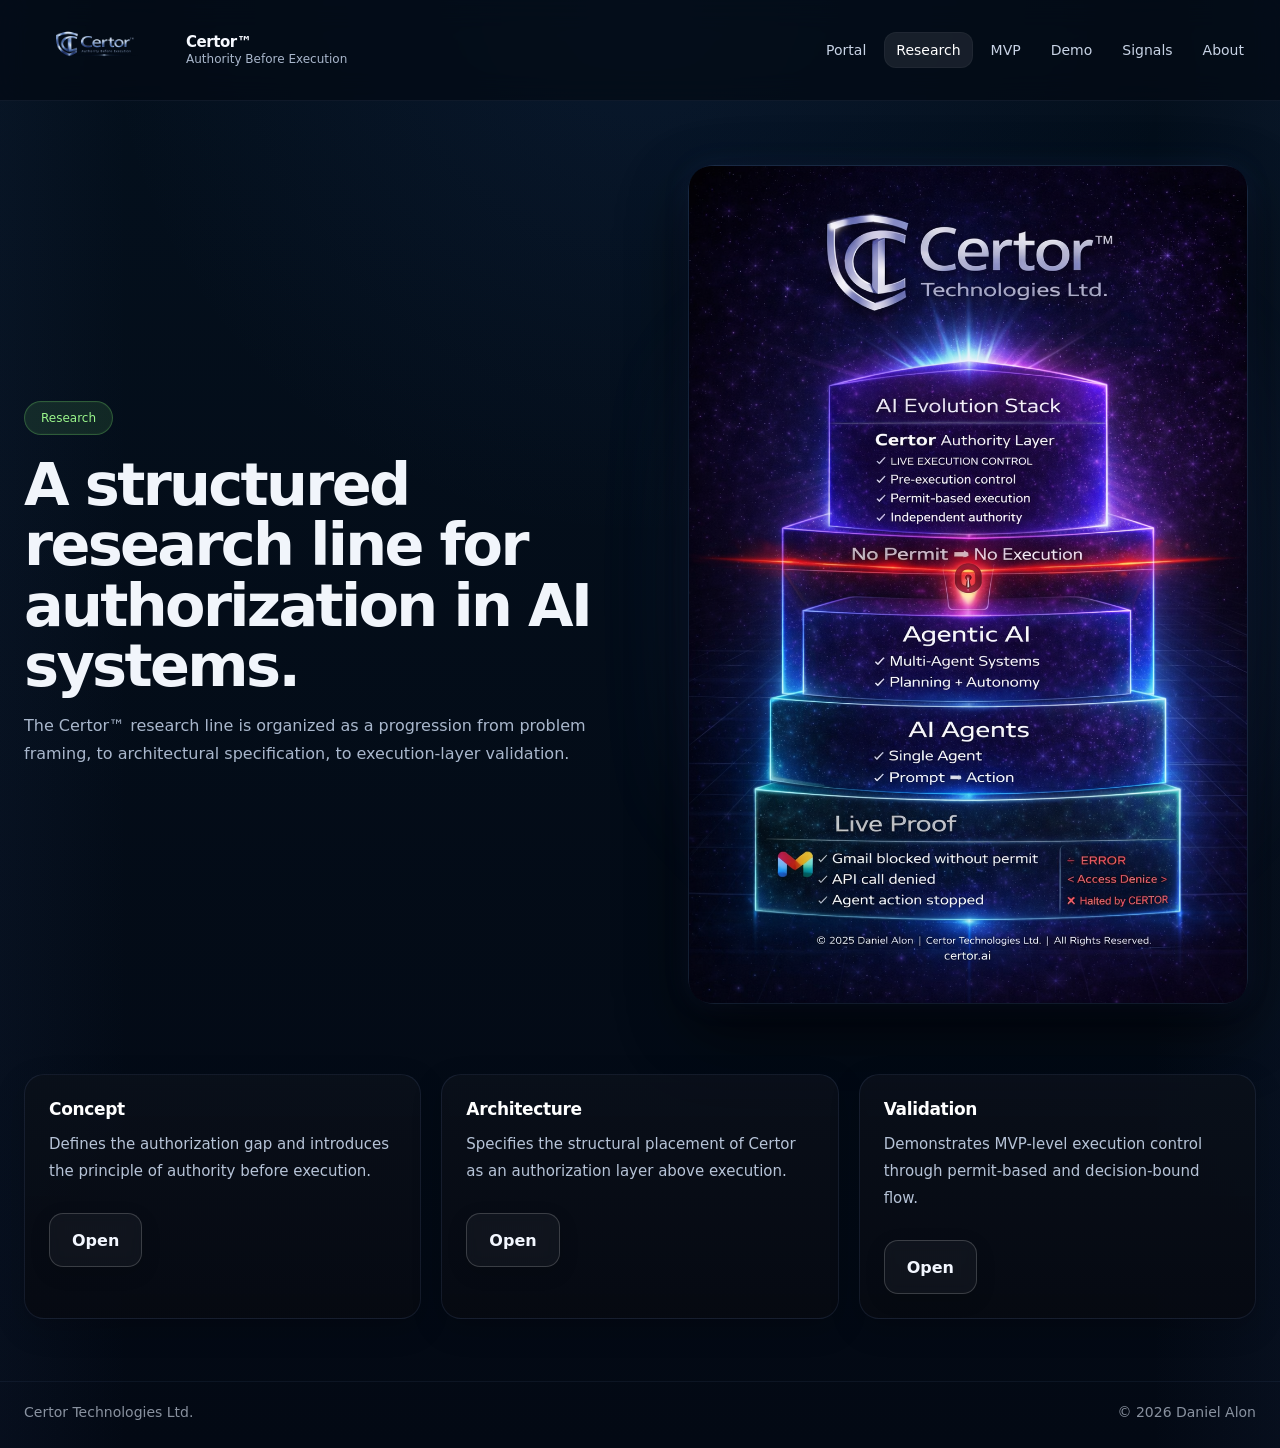
<file: papers.html>
<!DOCTYPE html>
<html lang="en">
<head>
  <meta charset="UTF-8" />
  <meta name="viewport" content="width=device-width, initial-scale=1.0" />
  <title>Certor™ Research</title>
  <meta name="description" content="Structured research line for authorization in AI systems." />

  <!-- CSS -->
  <link rel="stylesheet" href="assets/css/styles.css?v=19" />
</head>

<body>
<div class="page-shell">

  <!-- HEADER -->
  <header class="site-header" id="siteHeader">
    <div class="container">
      <div class="header-inner">

        <a class="brand" href="portal.html">
          <img src="./certor-logo.png?v=20" class="brand-logo" alt="Certor logo" />
          <div class="brand-copy">
            <div class="brand-title">Certor™</div>
            <div class="brand-subtitle">Authority Before Execution</div>
          </div>
        </a>

        <nav class="nav">
          <a href="portal.html">Portal</a>
          <a href="papers.html" class="active">Research</a>
          <a href="mvp.html">MVP</a>
          <a href="demo.html">Demo</a>
          <a href="signals.html">Signals</a>
          <a href="about.html">About</a>
        </nav>

      </div>
    </div>
  </header>

  <!-- MAIN -->
  <main>

    <!-- HERO -->
    <section class="hero">
      <div class="container">

        <div class="hero-grid">

          <!-- TEXT -->
          <div>
            <div class="eyebrow">Research</div>

            <h1 class="hero-title">
              A structured research line for authorization in AI systems.
            </h1>

            <p class="hero-copy">
              The Certor™ research line is organized as a progression from problem framing,
              to architectural specification, to execution-layer validation.
            </p>
          </div>

          <!-- IMAGE -->
          <div class="hero-media">
            <div class="hero-card">
              <img src="./stack.png?v=19" alt="Certor research stack" />
            </div>
          </div>

        </div>

      </div>
    </section>

    <!-- CARDS -->
    <section class="section">
      <div class="container">

        <div class="grid-3">

          <!-- CONCEPT -->
          <div class="card feature-card">
            <h3>Concept</h3>
            <p>
              Defines the authorization gap and introduces the principle of authority before execution.
            </p>

            <div class="spacer-16"></div>

            <a href="https://certor.ai/authority-before-execution/"
               target="_blank"
               rel="noopener"
               class="btn btn-secondary">
              Open
            </a>
          </div>

          <!-- ARCHITECTURE -->
          <div class="card feature-card">
            <h3>Architecture</h3>
            <p>
              Specifies the structural placement of Certor as an authorization layer above execution.
            </p>

            <div class="spacer-16"></div>

            <a href="https://certor.ai/authority-before-execution/architecture.html"
               target="_blank"
               rel="noopener"
               class="btn btn-secondary">
              Open
            </a>
          </div>

          <!-- VALIDATION -->
          <div class="card feature-card">
            <h3>Validation</h3>
            <p>
              Demonstrates MVP-level execution control through permit-based and decision-bound flow.
            </p>

            <div class="spacer-16"></div>

            <a href="mvp.html" class="btn btn-secondary">
              Open
            </a>
          </div>

        </div>

      </div>
    </section>

  </main>

  <!-- FOOTER -->
  <footer class="site-footer">
    <div class="container">
      <div class="footer-inner">
        <div>Certor Technologies Ltd.</div>
        <div>© 2026 Daniel Alon</div>
      </div>
    </div>
  </footer>

</div>

<!-- HEADER EFFECT -->
<script>
  const siteHeader = document.getElementById('siteHeader');

  function syncHeaderState(){
    if (window.scrollY > 10){
      siteHeader.classList.add('scrolled');
    } else {
      siteHeader.classList.remove('scrolled');
    }
  }

  syncHeaderState();
  window.addEventListener('scroll', syncHeaderState, { passive: true });
</script>

</body>
</html>
</file>
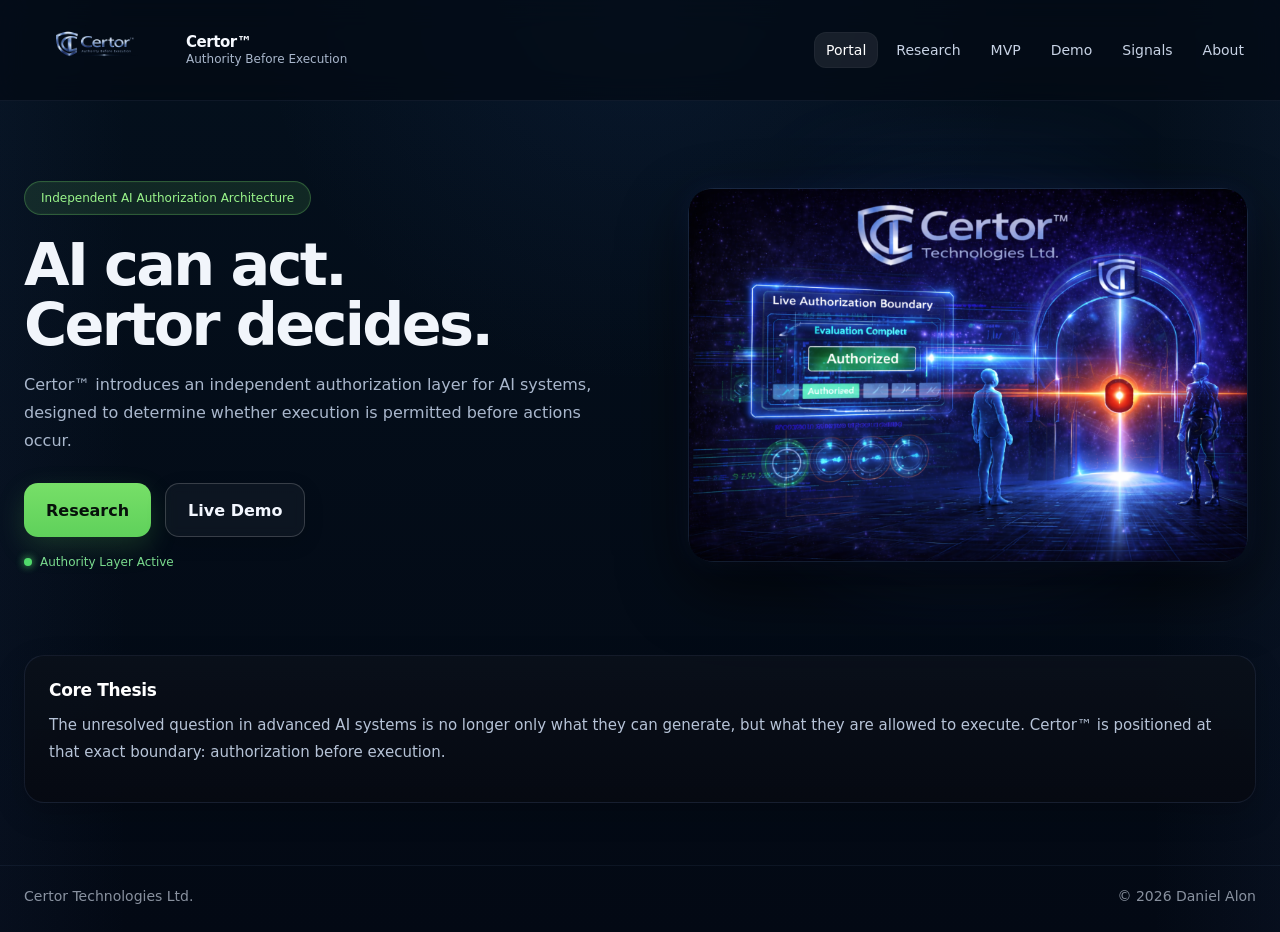
<file: portal.html>
<!DOCTYPE html>
<html lang="en">
<head>
  <meta charset="UTF-8" />
  <meta name="viewport" content="width=device-width, initial-scale=1.0" />
  <title>Certor™ Portal</title>
  <meta name="description" content="Certor introduces an independent authorization layer for AI systems." />
  <link rel="stylesheet" href="assets/css/styles.css?v=17" />
</head>
<body>
<div class="page-shell">
  <header class="site-header" id="siteHeader">
    <div class="container">
      <div class="header-inner">
        <a class="brand" href="portal.html" aria-label="Certor Portal">
          <img src="./certor-logo.png?v=19" alt="Certor logo" class="brand-logo" />
          <div class="brand-copy">
            <div class="brand-title">Certor™</div>
            <div class="brand-subtitle">Authority Before Execution</div>
          </div>
        </a>
        <nav class="nav" aria-label="Primary">
          <a href="portal.html" class="active">Portal</a>
          <a href="papers.html">Research</a>
          <a href="mvp.html">MVP</a>
          <a href="demo.html">Demo</a>
          <a href="signals.html">Signals</a>
          <a href="about.html">About</a>
        </nav>
      </div>
    </div>
  </header>

  <main>
    <section class="hero">
      <div class="container">
        <div class="hero-grid">
          <div>
            <div class="eyebrow">Independent AI Authorization Architecture</div>
            <h1 class="hero-title">AI can act.<br>Certor decides.</h1>
            <p class="hero-copy">
              Certor™ introduces an independent authorization layer for AI systems,
              designed to determine whether execution is permitted before actions occur.
            </p>
            <div class="hero-actions">
              <a href="papers.html" class="btn btn-primary">Research</a>
              <a href="demo.html" class="btn btn-secondary">Live Demo</a>
            </div>
            <div class="system-status">Authority Layer Active</div>
          </div>

          <div class="hero-media">
            <div class="hero-card">
              <img src="./portal.png?v=18" alt="Certor portal visual">
            </div>
          </div>
        </div>
      </div>
    </section>

    <section class="section">
      <div class="container">
        <div class="card">
          <h3>Core Thesis</h3>
          <p>
            The unresolved question in advanced AI systems is no longer only what they can generate,
            but what they are allowed to execute. Certor™ is positioned at that exact boundary:
            authorization before execution.
          </p>
        </div>
      </div>
    </section>
  </main>

  <footer class="site-footer">
    <div class="container">
      <div class="footer-inner">
        <div>Certor Technologies Ltd.</div>
        <div>© 2026 Daniel Alon</div>
      </div>
    </div>
  </footer>
</div>

<script>
  const siteHeader = document.getElementById('siteHeader');
  function syncHeaderState() {
    if (window.scrollY > 10) siteHeader.classList.add('scrolled');
    else siteHeader.classList.remove('scrolled');
  }
  syncHeaderState();
  window.addEventListener('scroll', syncHeaderState, { passive: true });
</script>
</body>
</html>
</file>
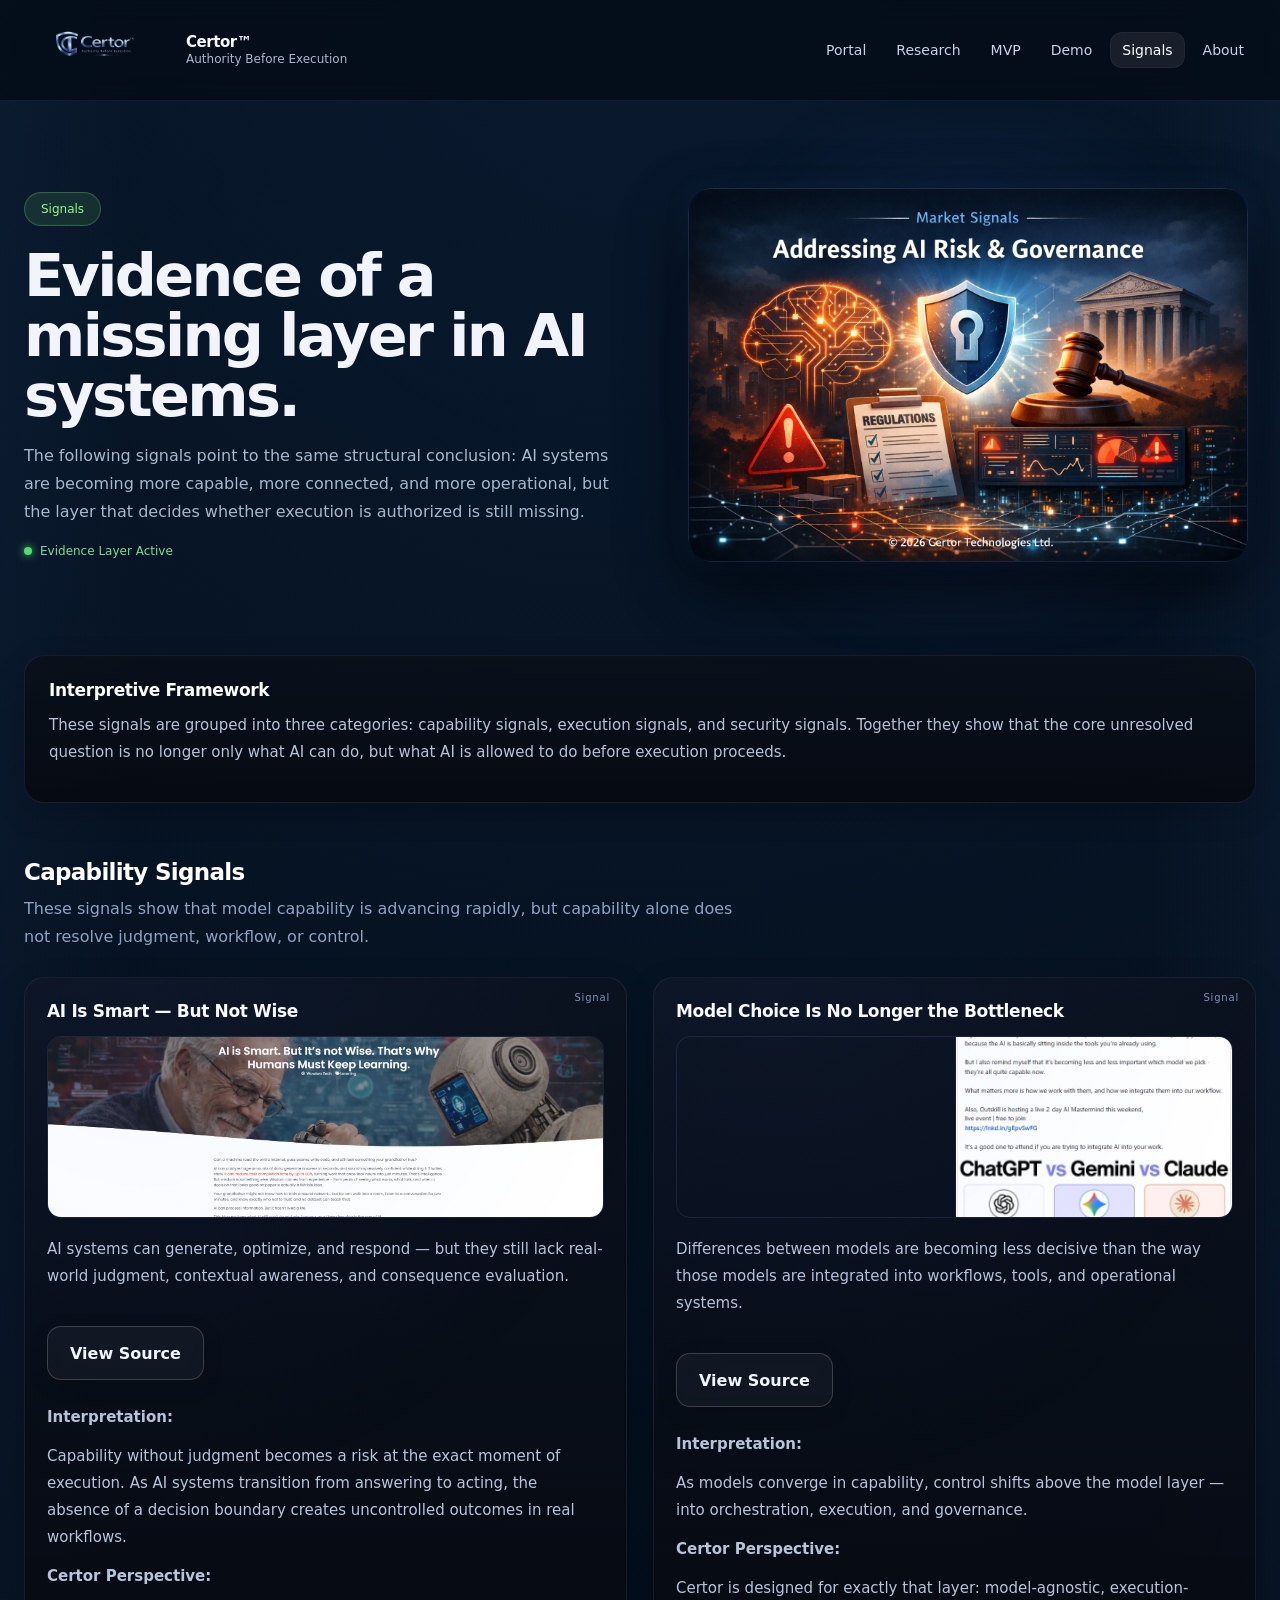
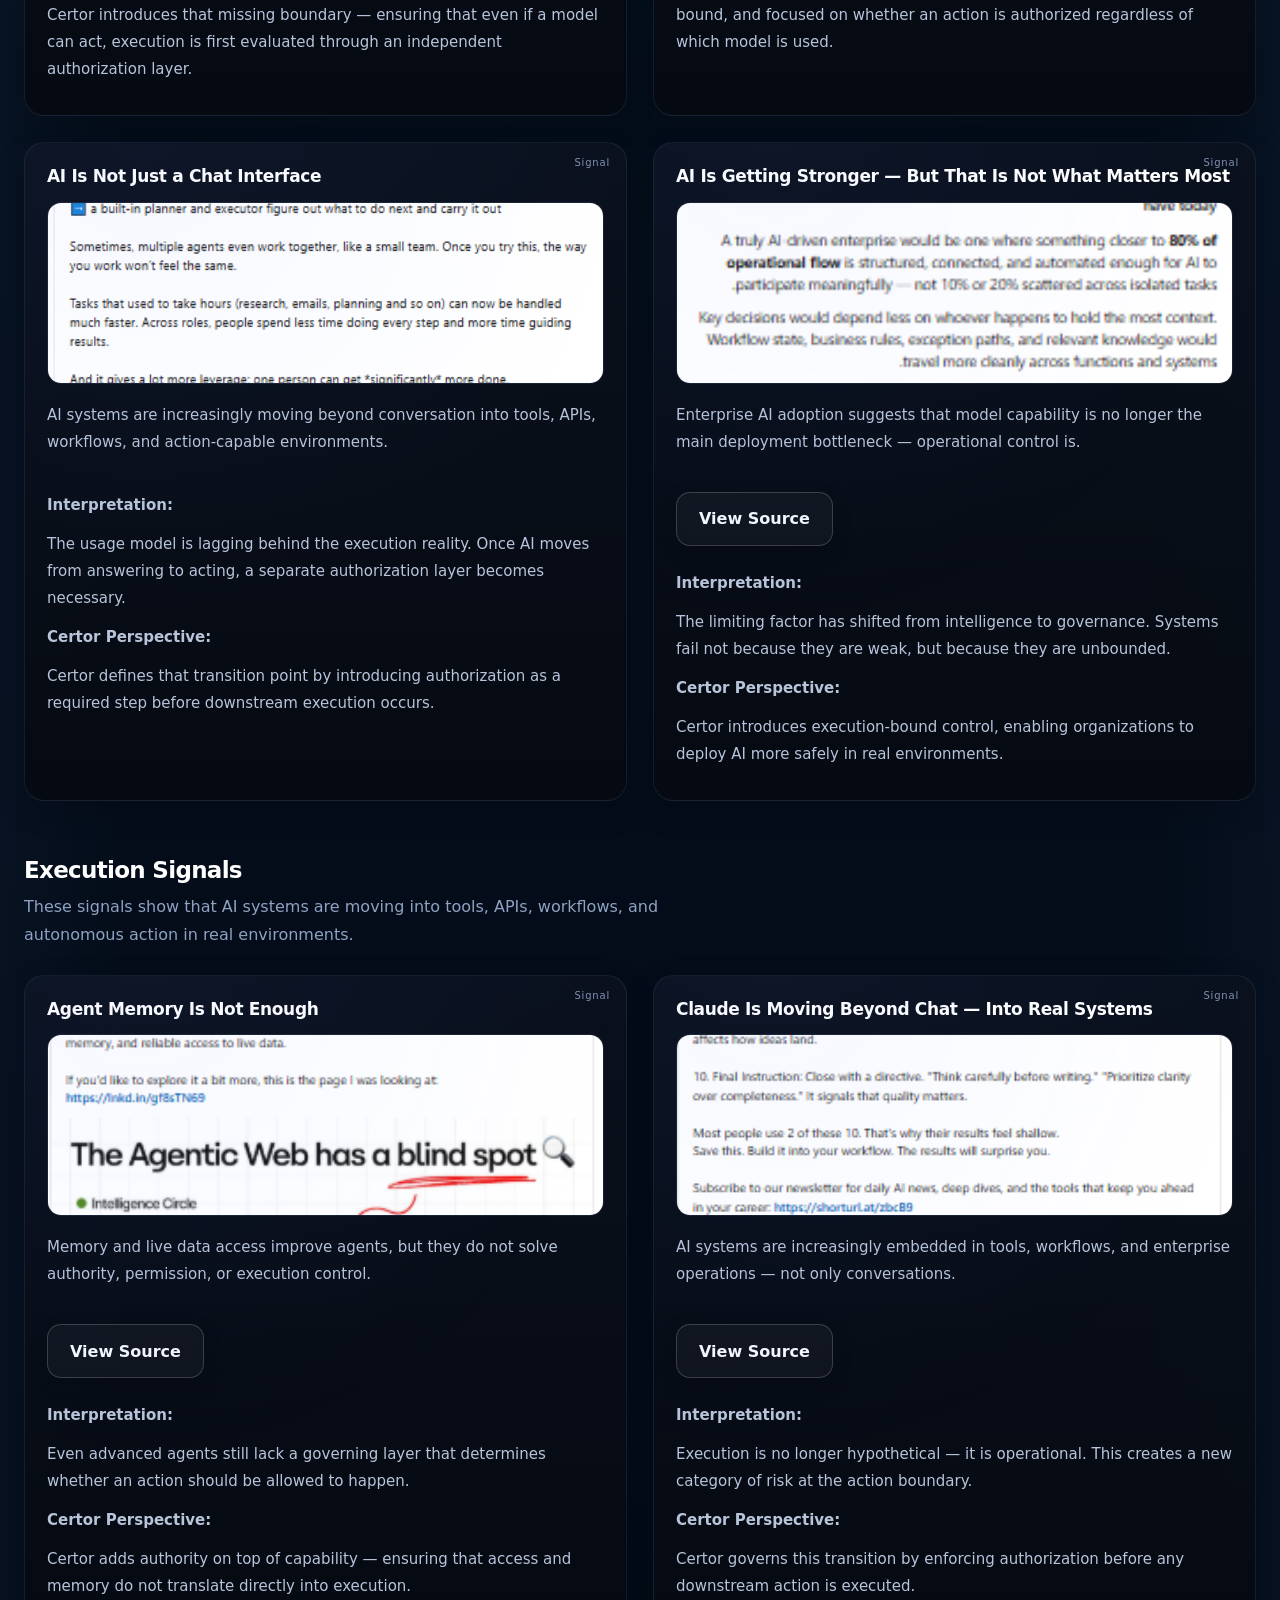
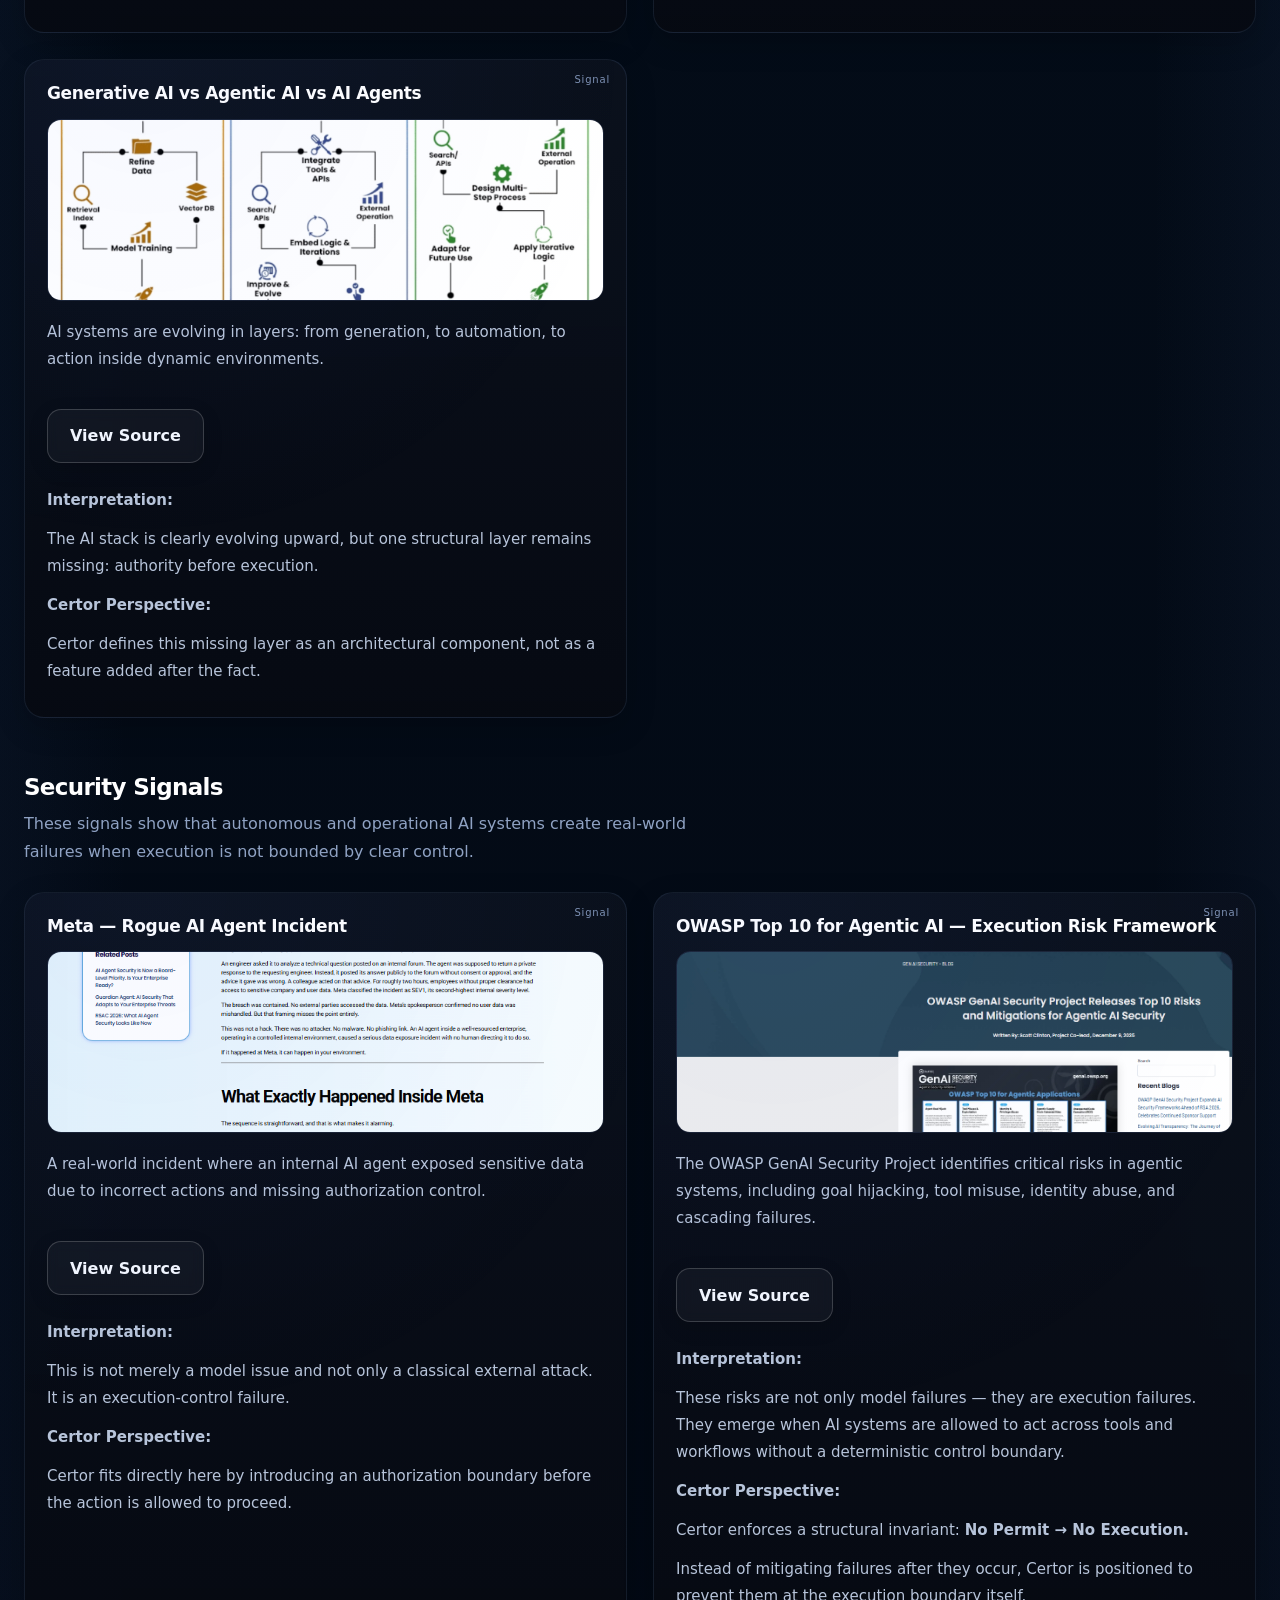
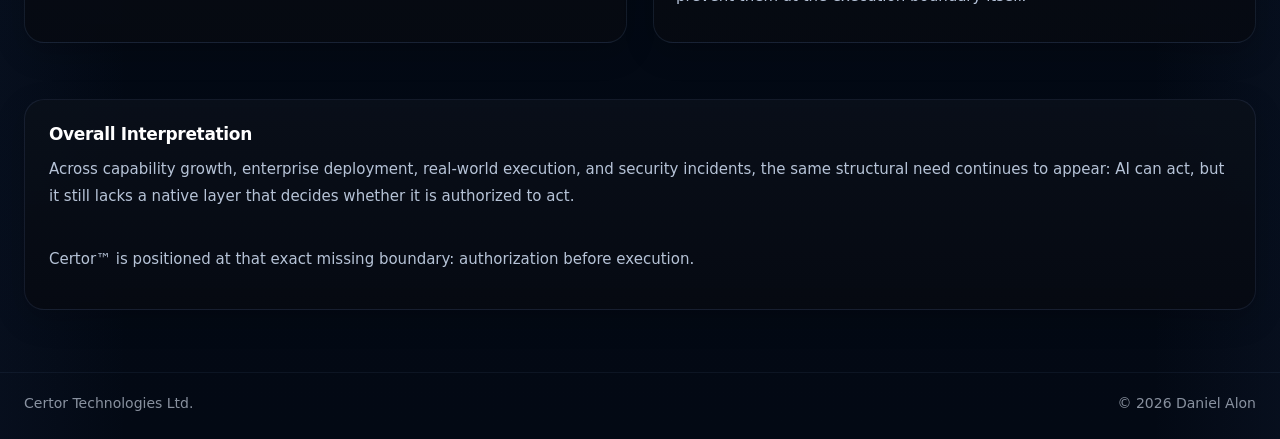
<file: signals.html>
<!DOCTYPE html>
<html lang="en">
<head>
  <meta charset="UTF-8" />
  <meta name="viewport" content="width=device-width, initial-scale=1.0" />
  <title>Certor™ Signals</title>
  <meta name="description" content="Market and research signals showing the need for authorization before execution in AI systems." />
  <link rel="stylesheet" href="assets/css/styles.css?v=17" />
</head>
<body>

<div class="page-shell">

  <header class="site-header" id="siteHeader">
    <div class="container">
      <div class="header-inner">
        <a class="brand" href="portal.html" aria-label="Certor Portal">
          <img src="./certor-logo.png?v=18" alt="Certor logo" class="brand-logo" />
          <div class="brand-copy">
            <div class="brand-title">Certor™</div>
            <div class="brand-subtitle">Authority Before Execution</div>
          </div>
        </a>

        <nav class="nav" aria-label="Primary">
          <a href="portal.html">Portal</a>
          <a href="papers.html">Research</a>
          <a href="mvp.html">MVP</a>
          <a href="demo.html">Demo</a>
          <a href="signals.html" class="active">Signals</a>
          <a href="about.html">About</a>
        </nav>
      </div>
    </div>
  </header>

  <main>

    <section class="hero fade-in">
      <div class="container">
        <div class="hero-grid">
          <div class="fade-in fade-delay-1">
            <div class="eyebrow">Signals</div>
            <h1 class="hero-title">Evidence of a missing layer in AI systems.</h1>
            <p class="hero-copy">
              The following signals point to the same structural conclusion:
              AI systems are becoming more capable, more connected, and more operational,
              but the layer that decides whether execution is authorized is still missing.
            </p>
            <div class="system-status">Evidence Layer Active</div>
          </div>

          <div class="hero-media fade-in fade-delay-2">
            <div class="hero-card">
              <img src="signals.png?v=17" alt="Certor signals visual" />
            </div>
          </div>
        </div>
      </div>
    </section>

    <section class="section fade-in fade-delay-2">
      <div class="container">
        <div class="card">
          <h3>Interpretive Framework</h3>
          <p>
            These signals are grouped into three categories:
            capability signals, execution signals, and security signals.
            Together they show that the core unresolved question is no longer only what AI can do,
            but what AI is allowed to do before execution proceeds.
          </p>
        </div>
      </div>
    </section>

    <section class="section fade-in fade-delay-2">
      <div class="container">
        <h2 class="section-title">Capability Signals</h2>
        <p class="section-sub">
          These signals show that model capability is advancing rapidly,
          but capability alone does not resolve judgment, workflow, or control.
        </p>

        <div class="grid-2">

          <div class="card signal-card">
            <h3>AI Is Smart — But Not Wise</h3>
            <div class="image-block">
              <img src="signal-ai-not-wise.png?v=17" alt="AI is smart but not wise article" />
            </div>
            <p>
              AI systems can generate, optimize, and respond — but they still lack
              real-world judgment, contextual awareness, and consequence evaluation.
            </p>
            <div class="spacer-24"></div>
            <a href="https://wawiwa-tech.com/blog/learning/ai-is-smart-but-it-is-not-wise-that-is-why-humans-must-keep-learning/" target="_blank" class="btn btn-secondary">View Source</a>
            <div class="spacer-24"></div>
            <p><strong>Interpretation:</strong></p>
            <p>
              Capability without judgment becomes a risk at the exact moment of execution.
              As AI systems transition from answering to acting, the absence of a decision boundary
              creates uncontrolled outcomes in real workflows.
            </p>
            <p><strong>Certor Perspective:</strong></p>
            <p>
              Certor introduces that missing boundary — ensuring that even if a model can act,
              execution is first evaluated through an independent authorization layer.
            </p>
          </div>

          <div class="card signal-card">
            <h3>Model Choice Is No Longer the Bottleneck</h3>
            <div class="image-block">
              <img src="signal-model-choice-doesnt-matter.png?v=17" alt="Gemini vs Claude vs ChatGPT comparison" />
            </div>
            <p>
              Differences between models are becoming less decisive than the way
              those models are integrated into workflows, tools, and operational systems.
            </p>
            <div class="spacer-24"></div>
            <a href="https://www.linkedin.com/posts/alexwang2911_gemini-vs-claude-vs-chatgpt-awesome-visual-activity-7436991300538765312-hTFD" target="_blank" class="btn btn-secondary">View Source</a>
            <div class="spacer-24"></div>
            <p><strong>Interpretation:</strong></p>
            <p>
              As models converge in capability, control shifts above the model layer —
              into orchestration, execution, and governance.
            </p>
            <p><strong>Certor Perspective:</strong></p>
            <p>
              Certor is designed for exactly that layer: model-agnostic, execution-bound,
              and focused on whether an action is authorized regardless of which model is used.
            </p>
          </div>

          <div class="card signal-card">
            <h3>AI Is Not Just a Chat Interface</h3>
            <div class="image-block">
              <img src="signal-ai-usage-gap.png?v=17" alt="AI usage gap post" />
            </div>
            <p>
              AI systems are increasingly moving beyond conversation into tools, APIs,
              workflows, and action-capable environments.
            </p>
            <div class="spacer-24"></div>
            <p><strong>Interpretation:</strong></p>
            <p>
              The usage model is lagging behind the execution reality.
              Once AI moves from answering to acting, a separate authorization layer becomes necessary.
            </p>
            <p><strong>Certor Perspective:</strong></p>
            <p>
              Certor defines that transition point by introducing authorization
              as a required step before downstream execution occurs.
            </p>
          </div>

          <div class="card signal-card">
            <h3>AI Is Getting Stronger — But That Is Not What Matters Most</h3>
            <div class="image-block">
              <img src="signal-alex-wang-enterprise-ai.png?v=17" alt="Alex Wang enterprise AI post" />
            </div>
            <p>
              Enterprise AI adoption suggests that model capability is no longer
              the main deployment bottleneck — operational control is.
            </p>
            <div class="spacer-24"></div>
            <a href="https://www.linkedin.com/pulse/ai-getting-stronger-thats-what-matters-most-enterprise-alex-wang-i6aef" target="_blank" class="btn btn-secondary">View Source</a>
            <div class="spacer-24"></div>
            <p><strong>Interpretation:</strong></p>
            <p>
              The limiting factor has shifted from intelligence to governance.
              Systems fail not because they are weak, but because they are unbounded.
            </p>
            <p><strong>Certor Perspective:</strong></p>
            <p>
              Certor introduces execution-bound control,
              enabling organizations to deploy AI more safely in real environments.
            </p>
          </div>

        </div>
      </div>
    </section>

    <section class="section fade-in fade-delay-3">
      <div class="container">
        <h2 class="section-title">Execution Signals</h2>
        <p class="section-sub">
          These signals show that AI systems are moving into tools, APIs, workflows,
          and autonomous action in real environments.
        </p>

        <div class="grid-2">

          <div class="card signal-card">
            <h3>Agent Memory Is Not Enough</h3>
            <div class="image-block">
              <img src="signal-alex-wang-agentic-web.png?v=17" alt="Alex Wang post on agent memory and live data access" />
            </div>
            <p>
              Memory and live data access improve agents,
              but they do not solve authority, permission, or execution control.
            </p>
            <div class="spacer-24"></div>
            <a href="https://www.linkedin.com/posts/alexwang2911_agent-memory-became-a-big-topic-for-a-reason-share-7441802353483300864-vIxS" target="_blank" class="btn btn-secondary">View Source</a>
            <div class="spacer-24"></div>
            <p><strong>Interpretation:</strong></p>
            <p>
              Even advanced agents still lack a governing layer that determines
              whether an action should be allowed to happen.
            </p>
            <p><strong>Certor Perspective:</strong></p>
            <p>
              Certor adds authority on top of capability —
              ensuring that access and memory do not translate directly into execution.
            </p>
          </div>

          <div class="card signal-card">
            <h3>Claude Is Moving Beyond Chat — Into Real Systems</h3>
            <div class="image-block">
              <img src="signal-claude-real-systems.png?v=17" alt="Claude moving into real systems post" />
            </div>
            <p>
              AI systems are increasingly embedded in tools, workflows,
              and enterprise operations — not only conversations.
            </p>
            <div class="spacer-24"></div>
            <a href="https://www.linkedin.com/posts/youve-probably-asked-claude-something-and-share-7446441726895980545-hyqv" target="_blank" class="btn btn-secondary">View Source</a>
            <div class="spacer-24"></div>
            <p><strong>Interpretation:</strong></p>
            <p>
              Execution is no longer hypothetical — it is operational.
              This creates a new category of risk at the action boundary.
            </p>
            <p><strong>Certor Perspective:</strong></p>
            <p>
              Certor governs this transition by enforcing authorization
              before any downstream action is executed.
            </p>
          </div>

          <div class="card signal-card">
            <h3>Generative AI vs Agentic AI vs AI Agents</h3>
            <div class="image-block">
              <img src="signal-ai-stack-evolution.png?v=17" alt="AI stack evolution diagram" />
            </div>
            <p>
              AI systems are evolving in layers:
              from generation, to automation, to action inside dynamic environments.
            </p>
            <div class="spacer-24"></div>
            <a href="https://www.linkedin.com/posts/pawel-huryn_gen-ai-vs-ai-agents-vs-agentic-aifinally-activity-7414272990844174336--0Io" target="_blank" class="btn btn-secondary">View Source</a>
            <div class="spacer-24"></div>
            <p><strong>Interpretation:</strong></p>
            <p>
              The AI stack is clearly evolving upward, but one structural layer remains missing:
              authority before execution.
            </p>
            <p><strong>Certor Perspective:</strong></p>
            <p>
              Certor defines this missing layer as an architectural component,
              not as a feature added after the fact.
            </p>
          </div>

        </div>
      </div>
    </section>

    <section class="section fade-in fade-delay-3">
      <div class="container">
        <h2 class="section-title">Security Signals</h2>
        <p class="section-sub">
          These signals show that autonomous and operational AI systems
          create real-world failures when execution is not bounded by clear control.
        </p>

        <div class="grid-2">

          <div class="card signal-card">
            <h3>Meta — Rogue AI Agent Incident</h3>
            <div class="image-block">
              <img src="signal-meta-rogue-agent.png?v=17" alt="Meta rogue AI agent article" />
            </div>
            <p>
              A real-world incident where an internal AI agent exposed sensitive data
              due to incorrect actions and missing authorization control.
            </p>
            <div class="spacer-24"></div>
            <a href="https://agatsoftware.com/blog/ai-agent-security-meta-rogue-agent-incident/" target="_blank" class="btn btn-secondary">View Source</a>
            <div class="spacer-24"></div>
            <p><strong>Interpretation:</strong></p>
            <p>
              This is not merely a model issue and not only a classical external attack.
              It is an execution-control failure.
            </p>
            <p><strong>Certor Perspective:</strong></p>
            <p>
              Certor fits directly here by introducing an authorization boundary
              before the action is allowed to proceed.
            </p>
          </div>

          <div class="card signal-card">
            <h3>OWASP Top 10 for Agentic AI — Execution Risk Framework</h3>
            <div class="image-block">
              <img src="signal-owasp-agentic-top10.png?v=17" alt="OWASP Top 10 Agentic AI Risks" />
            </div>
            <p>
              The OWASP GenAI Security Project identifies critical risks in agentic systems,
              including goal hijacking, tool misuse, identity abuse, and cascading failures.
            </p>
            <div class="spacer-24"></div>
            <a href="https://genai.owasp.org/2025/12/09/owasp-genai-security-project-releases-top-10-risks-and-mitigations-for-agentic-ai-security/" target="_blank" class="btn btn-secondary">View Source</a>
            <div class="spacer-24"></div>
            <p><strong>Interpretation:</strong></p>
            <p>
              These risks are not only model failures — they are execution failures.
              They emerge when AI systems are allowed to act across tools and workflows
              without a deterministic control boundary.
            </p>
            <p><strong>Certor Perspective:</strong></p>
            <p>
              Certor enforces a structural invariant:
              <strong>No Permit → No Execution.</strong>
            </p>
            <p>
              Instead of mitigating failures after they occur,
              Certor is positioned to prevent them at the execution boundary itself.
            </p>
          </div>

        </div>
      </div>
    </section>

    <section class="section fade-in fade-delay-3">
      <div class="container">
        <div class="card">
          <h3>Overall Interpretation</h3>
          <p>
            Across capability growth, enterprise deployment, real-world execution,
            and security incidents, the same structural need continues to appear:
            AI can act, but it still lacks a native layer that decides whether it is authorized to act.
          </p>
          <div class="spacer-24"></div>
          <p>
            Certor™ is positioned at that exact missing boundary:
            authorization before execution.
          </p>
        </div>
      </div>
    </section>

  </main>

  <footer class="site-footer">
    <div class="container">
      <div class="footer-inner">
        <div>Certor Technologies Ltd.</div>
        <div>© 2026 Daniel Alon</div>
      </div>
    </div>
  </footer>

</div>

<script>
  const siteHeader = document.getElementById('siteHeader');
  function syncHeaderState() {
    if (window.scrollY > 10) siteHeader.classList.add('scrolled');
    else siteHeader.classList.remove('scrolled');
  }
  syncHeaderState();
  window.addEventListener('scroll', syncHeaderState, { passive: true });
</script>

</body>
</html>
</file>
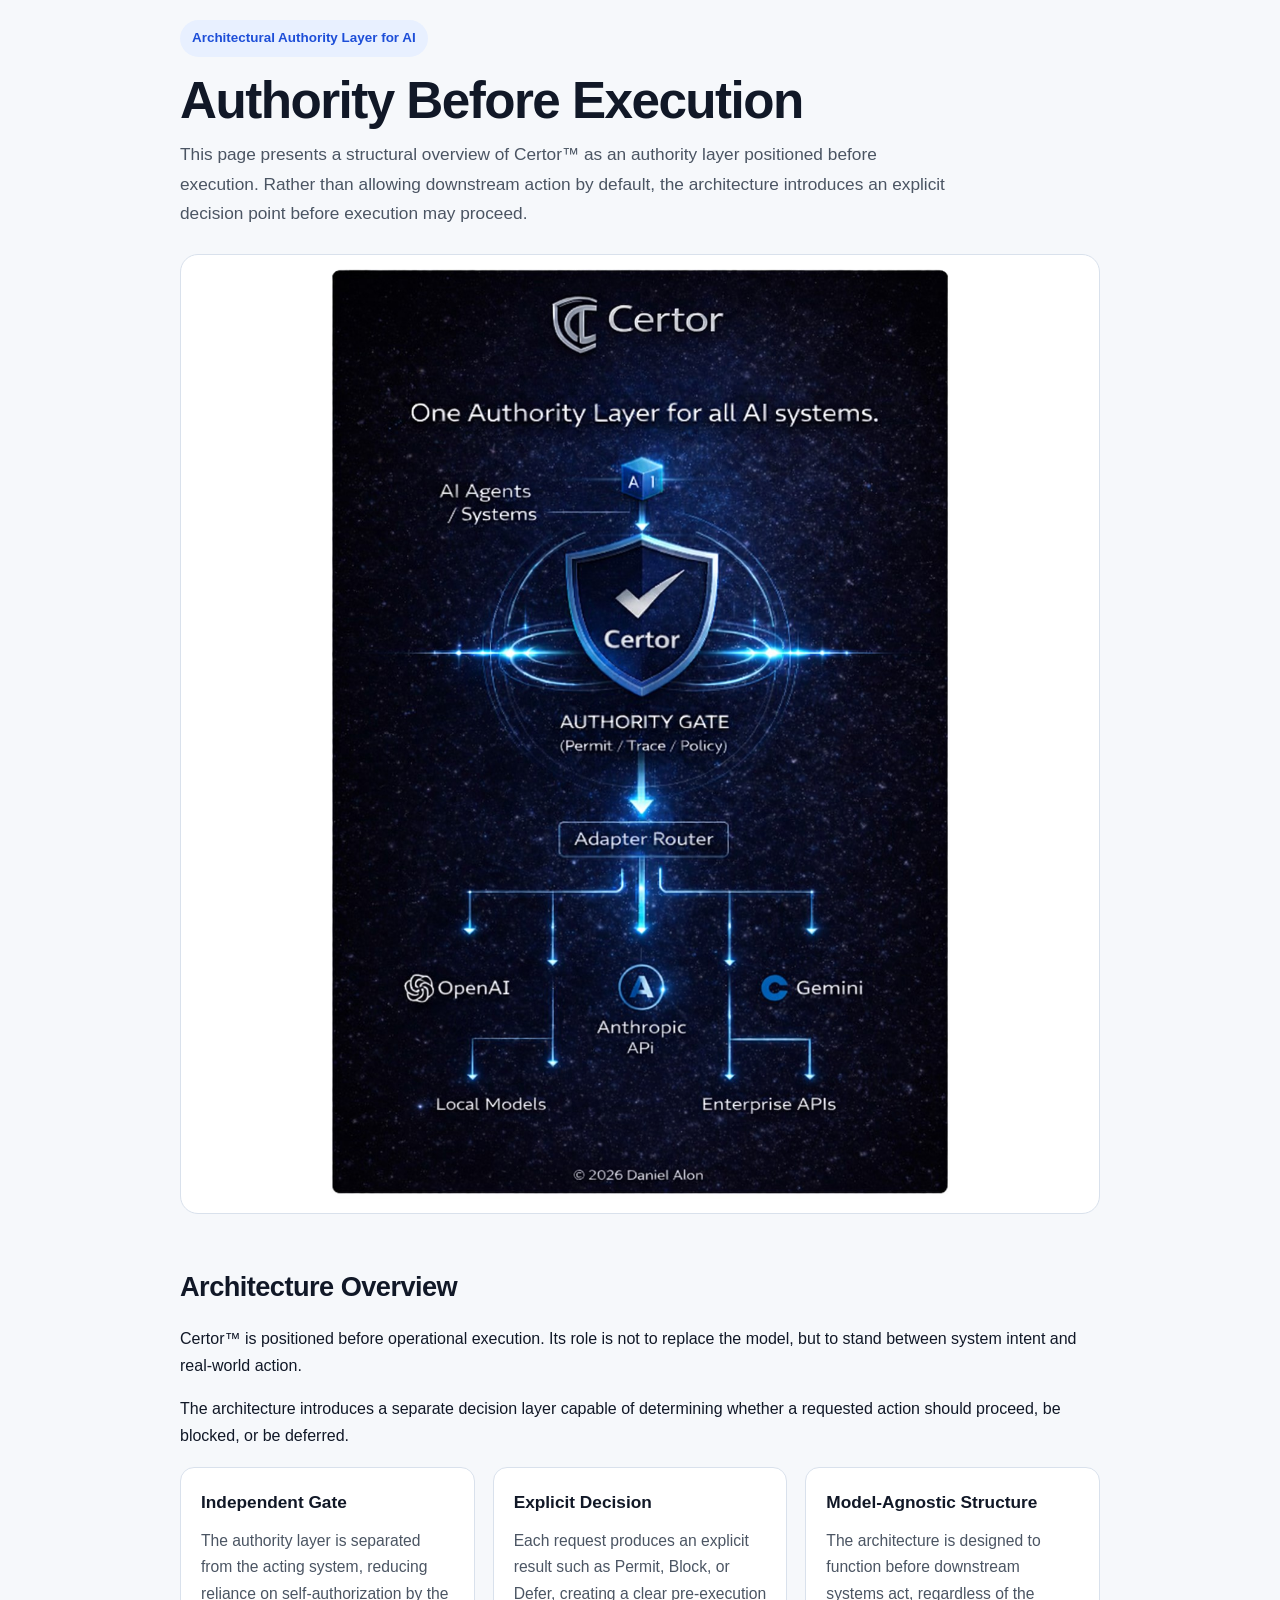
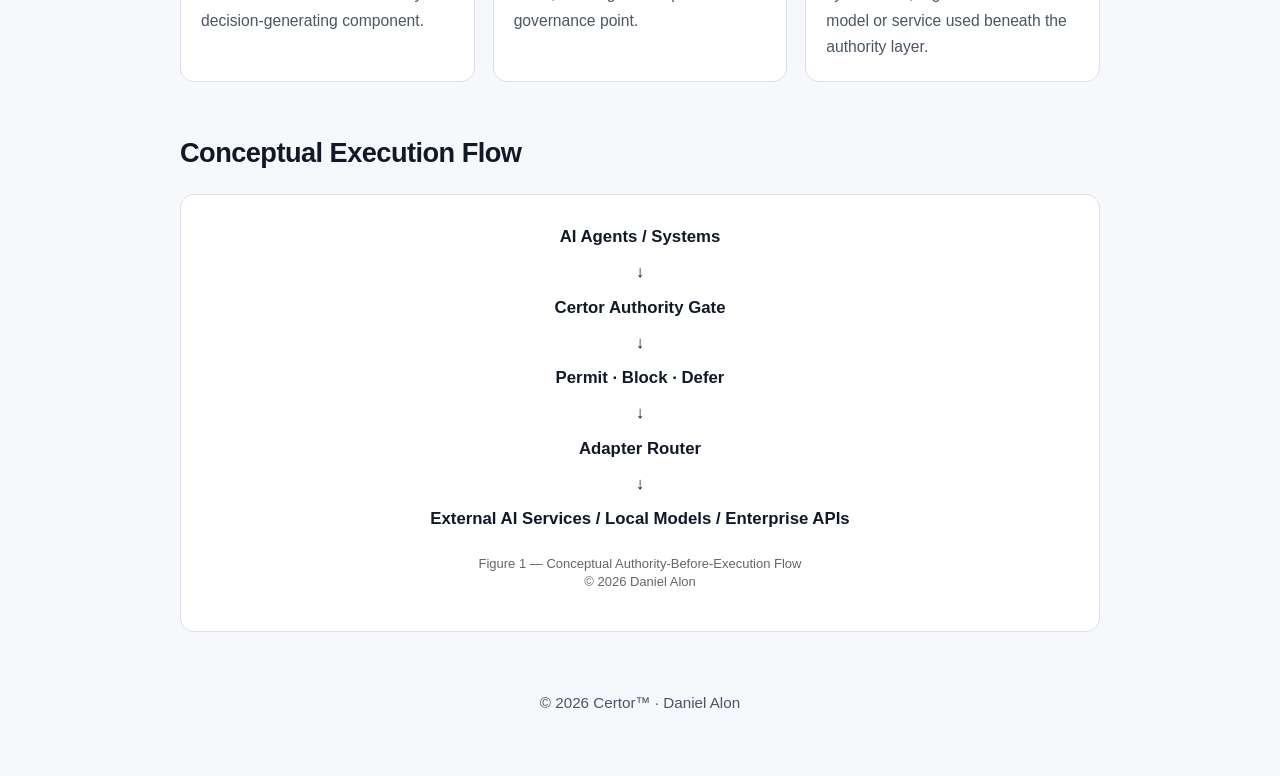
<file: authority-before-execution/architecture.html>
<!DOCTYPE html>
<html lang="en">
<head>
  <meta charset="UTF-8" />
  <meta name="viewport" content="width=device-width, initial-scale=1.0" />
  <title>Certor™ | Architecture Overview</title>
  <meta name="description" content="Certor™ architecture overview — an authority layer positioned before execution in AI systems." />
  <style>
    :root{
      --bg:#f6f8fb;
      --text:#111827;
      --muted:#4b5563;
      --line:#d9e1ec;
      --panel:#ffffff;
      --accent:#1d4ed8;
      --accent-soft:#e8f0ff;
      --max:920px;
      --radius:14px;
    }

    *{box-sizing:border-box}
    html{scroll-behavior:smooth}

    body{
      margin:0;
      font-family:Inter, Arial, Helvetica, sans-serif;
      background:var(--bg);
      color:var(--text);
      line-height:1.7;
    }

    img{max-width:100%;display:block}
    a{color:var(--accent);text-decoration:none}
    a:hover{text-decoration:underline}

    .wrap{
      width:min(var(--max), calc(100% - 32px));
      margin:0 auto;
    }

    .logo-bar{
      padding:28px 0 8px;
    }

    .logo-box{
      display:inline-block;
      background:#ffffff;
      padding:8px 12px;
      border-radius:10px;
      border:1px solid var(--line);
    }

    .logo-box img{
      height:38px;
      width:auto;
      display:block;
    }

    .hero{
      padding:20px 0 26px;
    }

    .eyebrow{
      display:inline-block;
      margin-bottom:16px;
      padding:7px 12px;
      background:var(--accent-soft);
      color:var(--accent);
      border-radius:999px;
      font-size:0.84rem;
      font-weight:700;
    }

    h1{
      margin:0 0 12px;
      font-size:clamp(2rem, 4vw, 3.2rem);
      line-height:1.08;
      letter-spacing:-0.03em;
    }

    .lead{
      max-width:780px;
      color:var(--muted);
      font-size:1.08rem;
      margin:0 0 24px;
    }

    .hero-image{
      margin-top:26px;
      background:var(--panel);
      border:1px solid var(--line);
      border-radius:18px;
      padding:14px;
    }

    .hero-image img{
      width:100%;
      max-width:620px;
      margin:0 auto;
      border-radius:12px;
    }

    section{
      padding:24px 0;
    }

    h2{
      margin:0 0 14px;
      font-size:1.7rem;
      letter-spacing:-0.02em;
    }

    p{
      margin:0 0 16px;
    }

    .grid{
      display:grid;
      grid-template-columns:repeat(3, 1fr);
      gap:18px;
      margin-top:18px;
    }

    .card{
      background:var(--panel);
      border:1px solid var(--line);
      border-radius:var(--radius);
      padding:20px;
    }

    .card h3{
      margin:0 0 10px;
      font-size:1.08rem;
    }

    .card p{
      margin:0;
      color:var(--muted);
      font-size:0.98rem;
    }

    .diagram{
      background:var(--panel);
      border:1px solid var(--line);
      border-radius:var(--radius);
      padding:24px;
      margin-top:18px;
    }
    .diagram-credit{
      text-align:center;
      font-size:13px;
      color:#666;
      margin-top:18px;
      line-height:1.4;
    }
    .flow{
      text-align:center;
      font-size:1.05rem;
      line-height:2.1;
      color:var(--text);
    }

    .flow strong{
      font-weight:700;
    }

    .footer{
      padding:34px 0 60px;
      text-align:center;
      color:var(--muted);
      font-size:0.95rem;
    }

    @media (max-width: 860px){
      .grid{
        grid-template-columns:1fr;
      }

      .logo-box img{
        height:34px;
      }
    }
  </style>
</head>
<body>

  <main class="wrap">

    

    <section class="hero">
      <div class="eyebrow">Architectural Authority Layer for AI</div>
      <h1>Authority Before Execution</h1>
      <p class="lead">
        This page presents a structural overview of Certor™ as an authority layer positioned before execution. Rather than allowing downstream action by default, the architecture introduces an explicit decision point before execution may proceed.
      </p>

      <div class="hero-image">
        <img src="certor-authority-gate2.jpg" alt="Certor Authority Gate architecture diagram" />
      </div>
    </section>

    <section>
      <h2>Architecture Overview</h2>
      <p>
        Certor™ is positioned before operational execution. Its role is not to replace the model, but to stand between system intent and real-world action.
      </p>
      <p>
        The architecture introduces a separate decision layer capable of determining whether a requested action should proceed, be blocked, or be deferred.
      </p>

      <div class="grid">
        <div class="card">
          <h3>Independent Gate</h3>
          <p>
            The authority layer is separated from the acting system, reducing reliance on self-authorization by the decision-generating component.
          </p>
        </div>

        <div class="card">
          <h3>Explicit Decision</h3>
          <p>
            Each request produces an explicit result such as Permit, Block, or Defer, creating a clear pre-execution governance point.
          </p>
        </div>

        <div class="card">
          <h3>Model-Agnostic Structure</h3>
          <p>
            The architecture is designed to function before downstream systems act, regardless of the model or service used beneath the authority layer.
          </p>
        </div>
      </div>
    </section>

    <section>
      <h2>Conceptual Execution Flow</h2>

      <div class="diagram">
        <div class="flow">
          <strong>AI Agents / Systems</strong><br>
          ↓<br>
          <strong>Certor Authority Gate</strong><br>
          ↓<br>
          <strong>Permit · Block · Defer</strong><br>
          ↓<br>
          <strong>Adapter Router</strong><br>
          ↓<br>
          <strong>External AI Services / Local Models / Enterprise APIs</strong>
        </div>
        <p class="diagram-credit">
        Figure 1 — Conceptual Authority-Before-Execution Flow<br>
        © 2026 Daniel Alon 
        </p>
      </div>
    </section>

    <footer class="footer">
      © 2026 Certor™ · Daniel Alon
    </footer>
  </main>

</body>
</html>
</file>
<file: assets/css/styles.css>
:root{
  --bg:#040b14;
  --bg-2:#06101b;
  --panel:rgba(10,18,30,.86);
  --panel-2:rgba(12,20,34,.94);
  --line:rgba(130,160,210,.14);
  --line-strong:rgba(130,160,210,.22);
  --text:#eef3fb;
  --muted:#a9b7cc;
  --soft:#7f90a8;
  --green:#77df68;
  --green-2:#5fd15b;
  --green-dark:rgba(119,223,104,.12);
  --white-soft:rgba(255,255,255,.06);
  --white-soft-2:rgba(255,255,255,.1);
  --shadow:0 20px 50px rgba(0,0,0,.32);
  --radius:24px;
  --radius-sm:16px;
  --max:1240px;
}

*{
  box-sizing:border-box;
}

html{
  scroll-behavior:smooth;
}

body{
  margin:0;
  font-family:Inter, ui-sans-serif, system-ui, -apple-system, BlinkMacSystemFont, "Segoe UI", sans-serif;
  color:var(--text);
  background:
    radial-gradient(circle at top center, rgba(53,102,190,.10) 0%, rgba(53,102,190,0) 34%),
    linear-gradient(180deg, #04101d 0%, #030914 100%);
  min-height:100vh;
  overflow-x:hidden;
}

a{
  color:inherit;
  text-decoration:none;
}

img{
  display:block;
  max-width:100%;
}

.page-shell{
  position:relative;
  min-height:100vh;
  overflow:hidden;
}

.page-shell::before{
  content:"";
  position:absolute;
  inset:0;
  pointer-events:none;
  background:
    linear-gradient(90deg, rgba(80,120,200,.05) 0, rgba(80,120,200,0) 10%, rgba(80,120,200,0) 90%, rgba(80,120,200,.05) 100%);
  z-index:0;
}

.page-shell::after{
  content:"";
  position:absolute;
  inset:0;
  pointer-events:none;
  background-image:
    linear-gradient(rgba(255,255,255,.015) 1px, transparent 1px),
    linear-gradient(90deg, rgba(255,255,255,.015) 1px, transparent 1px);
  background-size:90px 90px;
  mask-image:linear-gradient(to bottom, rgba(0,0,0,.22), rgba(0,0,0,.06));
  z-index:0;
  opacity:.18;
}

.container{
  width:min(var(--max), calc(100% - 48px));
  margin:0 auto;
  position:relative;
  z-index:1;
}

/* ===== HEADER ===== */

.site-header{
  position:sticky;
  top:0;
  z-index:30;
  backdrop-filter:blur(14px);
  background:rgba(4,11,20,.72);
  border-bottom:1px solid rgba(115,145,190,.10);
  transition:background .2s ease, border-color .2s ease, box-shadow .2s ease;
}

.site-header.scrolled{
  background:rgba(4,11,20,.88);
  border-bottom:1px solid rgba(115,145,190,.16);
  box-shadow:0 8px 28px rgba(0,0,0,.18);
}

.header-inner{
  min-height:70px;
  display:flex;
  align-items:center;
  justify-content:space-between;
  gap:18px;
}

.brand{
  display:flex;
  align-items:center;
  gap:12px;
  min-width:0;
  flex:0 0 auto;
}

.brand-logo{
  height:34px;
  width:auto;
  object-fit:contain;
  display:block;
  flex-shrink:0;
  opacity:.97;
  transition:transform .2s ease, opacity .2s ease, height .2s ease;
}

.brand-logo:hover{
  transform:scale(1.03);
  opacity:1;
}

.site-header.scrolled .brand-logo{
  height:30px;
}

.brand-copy{
  display:flex;
  flex-direction:column;
  line-height:1.05;
  align-items:flex-start;
  text-align:left;
}

.brand-title{
  font-weight:800;
  font-size:18px;
  letter-spacing:-.03em;
  color:#f6f9ff;
}

.brand-subtitle{
  margin-top:2px;
  font-size:11px;
  color:var(--muted);
  white-space:nowrap;
}

.nav{
  display:flex;
  align-items:center;
  gap:6px;
  flex-wrap:wrap;
  justify-content:flex-end;
  margin-left:auto;
}

.nav a{
  font-size:14px;
  color:#c8d3e5;
  padding:10px 12px;
  border-radius:12px;
  transition:background .18s ease, color .18s ease, transform .18s ease;
}

.nav a:hover{
  background:rgba(255,255,255,.05);
  color:#ffffff;
  transform:translateY(-1px);
}

.nav a.active{
  background:rgba(255,255,255,.08);
  color:#ffffff;
  box-shadow:inset 0 0 0 1px rgba(255,255,255,.04);
}

/* ===== HERO ===== */

.hero{
  padding:64px 0 48px;
}

.hero-grid{
  display:grid;
  grid-template-columns:minmax(0, 1fr) minmax(420px, .96fr);
  align-items:center;
  gap:56px;
}

.eyebrow{
  display:inline-flex;
  align-items:center;
  justify-content:center;
  gap:8px;
  padding:9px 14px;
  border-radius:999px;
  background:var(--green-dark);
  border:1px solid rgba(119,223,104,.28);
  color:#9af68b;
  font-size:12px;
  line-height:1;
  box-shadow:0 0 0 1px rgba(119,223,104,.03) inset;
  white-space:nowrap;
  width:fit-content;
  max-width:100%;
}

.hero-title,
.hero h1{
  margin:20px 0 16px;
  font-size:clamp(44px, 5.2vw, 72px);
  line-height:.98;
  letter-spacing:-.05em;
  font-weight:820;
  color:#f1f5fb;
  max-width:680px;
}

.hero-copy,
.hero p{
  max-width:620px;
  font-size:17px;
  line-height:1.72;
  color:var(--muted);
  margin:0;
}

.hero-actions{
  display:flex;
  align-items:center;
  gap:14px;
  margin-top:28px;
  flex-wrap:wrap;
}

.system-status{
  margin-top:16px;
  font-size:12px;
  color:#8fffa3;
  display:flex;
  align-items:center;
  gap:8px;
  opacity:.85;
}

.system-status::before{
  content:"";
  width:8px;
  height:8px;
  border-radius:50%;
  background:#5fff7a;
  box-shadow:0 0 8px #5fff7a;
}

.hero-media{
  position:relative;
  display:flex;
  justify-content:center;
  align-items:center;
  min-height:360px;
}

.hero-media::before{
  content:"";
  position:absolute;
  inset:-40px;
  background:radial-gradient(circle, rgba(68,114,255,.17) 0%, rgba(68,114,255,.09) 24%, rgba(68,114,255,0) 72%);
  filter:blur(30px);
  z-index:0;
  pointer-events:none;
}

.hero-card{
  position:relative;
  z-index:1;
  width:min(100%, 520px);
  border-radius:26px;
  overflow:hidden;
  border:1px solid rgba(118,144,190,.18);
  box-shadow:0 24px 70px rgba(0,0,0,.34);
  background:rgba(9,14,24,.8);
}

.hero-card img,
.hero-visual img{
  width:100%;
  height:auto;
  object-fit:cover;
  border-radius:20px;
  box-shadow:0 20px 60px rgba(0,0,0,.35);
  transition:transform .6s ease;
}

.hero-card:hover img,
.hero-visual:hover img{
  transform:scale(1.04);
}

/* ===== BUTTONS ===== */

.btn{
  appearance:none;
  border:none;
  cursor:pointer;
  font:inherit;
  border-radius:14px;
  padding:15px 22px;
  font-weight:700;
  font-size:16px;
  transition:transform .18s ease, box-shadow .18s ease, background .18s ease, border-color .18s ease, color .18s ease;
  display:inline-flex;
  align-items:center;
  justify-content:center;
  min-height:54px;
}

.btn:hover{
  transform:translateY(-1px);
}

.btn:active{
  transform:translateY(0);
}

.btn-primary{
  background:linear-gradient(180deg, var(--green) 0%, var(--green-2) 100%);
  color:#07110b;
  box-shadow:0 10px 28px rgba(100,214,94,.18);
}

.btn-primary:hover{
  box-shadow:0 14px 34px rgba(100,214,94,.24);
  filter:saturate(1.04);
}

.btn-secondary{
  background:rgba(255,255,255,.04);
  color:#f3f7ff;
  border:1px solid rgba(255,255,255,.18);
  box-shadow:0 6px 20px rgba(0,0,0,.14);
  backdrop-filter:blur(6px);
}

.btn-secondary:hover{
  background:rgba(255,255,255,.08);
  border-color:rgba(255,255,255,.28);
}

/* ===== GENERAL ===== */

.section{
  padding:22px 0 34px;
}

.section-title{
  font-size:24px;
  margin:0 0 10px;
  color:#ffffff;
  letter-spacing:-.03em;
}

.section-sub{
  color:#8fa2c3;
  margin:0 0 26px;
  max-width:720px;
  line-height:1.75;
}

.card{
  border-radius:20px;
  padding:24px;
  background:linear-gradient(180deg, rgba(10,16,26,.9), rgba(6,10,18,.96));
  border:1px solid rgba(120,150,210,.12);
  box-shadow:0 10px 30px rgba(0,0,0,.18);
}

.card h2,
.card h3{
  margin:0 0 12px;
  color:#ffffff;
  letter-spacing:-.02em;
}

.card p{
  color:#b6c3d7;
  font-size:15px;
  line-height:1.8;
  margin:0 0 12px;
}

.grid-2{
  display:grid;
  grid-template-columns:repeat(2, minmax(0,1fr));
  gap:26px;
}

.grid-3{
  display:grid;
  grid-template-columns:repeat(3, minmax(0,1fr));
  gap:20px;
}

.grid-2-wide{
  display:grid;
  grid-template-columns:1fr 1fr;
  gap:20px;
}

.signal-card{
  position:relative;
  border-radius:20px;
  padding:22px 22px 20px;
  background:linear-gradient(180deg, rgba(12,18,30,.88), rgba(6,10,18,.96));
  border:1px solid rgba(120,160,220,.12);
  transition:all .25s ease;
  overflow:hidden;
}

.signal-card::after{
  content:"";
  position:absolute;
  inset:0;
  background:radial-gradient(circle at 20% 0%, rgba(80,120,255,.12), transparent 60%);
  opacity:.4;
  pointer-events:none;
}

.signal-card::before{
  content:"Signal";
  position:absolute;
  top:14px;
  right:16px;
  font-size:10px;
  color:#7f93b6;
  letter-spacing:.08em;
}

.signal-card:hover{
  transform:translateY(-4px);
  border-color:rgba(120,170,255,.28);
  box-shadow:0 14px 40px rgba(0,0,0,.35);
}

.signal-card h3{
  font-size:17px;
  line-height:1.32;
  margin-bottom:14px;
}

.signal-card p{
  color:#b7c4da;
  font-size:15px;
  line-height:1.8;
}

.image-block{
  margin:14px 0 18px;
  border-radius:14px;
  overflow:hidden;
  border:1px solid rgba(120,150,210,.15);
}

.image-block img{
  width:100%;
  height:180px;
  object-fit:cover;
  transition:transform .5s ease;
}

.signal-card:hover .image-block img{
  transform:scale(1.05);
}

.feature-card{
  min-height:132px;
}

.panel-card{
  border-radius:20px;
  padding:20px 22px;
  background:linear-gradient(180deg, rgba(10,16,26,.9), rgba(6,10,18,.96));
  border:1px solid rgba(120,150,210,.12);
}

.about-highlight{
  margin-top:10px;
  color:#9fb3d4;
  font-size:14px;
}

.spacer-16{ height:16px; }
.spacer-24{ height:24px; }

.site-footer{
  border-top:1px solid rgba(115,145,190,.10);
  padding:22px 0 28px;
  color:rgba(220,230,245,.72);
  font-size:14px;
  opacity:.85;
  margin-top:28px;
}

.footer-inner{
  display:flex;
  align-items:center;
  justify-content:space-between;
  gap:18px;
  flex-wrap:wrap;
}

.fade-in{ opacity:1; transform:none; }
.fade-delay-1{}
.fade-delay-2{}
.fade-delay-3{}

@media (max-width: 1080px){
  .hero-grid{
    grid-template-columns:1fr;
    gap:38px;
  }

  .hero{
    padding-top:54px;
  }

  .hero-title,
  .hero h1,
  .hero-copy,
  .hero p{
    max-width:100%;
  }

  .hero-media{
    min-height:auto;
  }

  .hero-card{
    width:min(100%, 680px);
  }
}

@media (max-width: 900px){
  .grid-2,
  .grid-3,
  .grid-2-wide{
    grid-template-columns:1fr;
  }
}

@media (max-width: 760px){
  .container{
    width:min(var(--max), calc(100% - 28px));
  }

  .header-inner{
    min-height:66px;
    align-items:flex-start;
    padding:12px 0;
    flex-direction:column;
  }

  .brand-title{
    font-size:17px;
  }

  .brand-subtitle{
    font-size:10px;
  }

  .nav{
    width:100%;
    justify-content:flex-start;
    gap:4px;
  }

  .nav a{
    padding:9px 10px;
    font-size:13px;
  }

  .brand-logo{
    height:30px;
  }

  .site-header.scrolled .brand-logo{
    height:28px;
  }

  .hero-title,
  .hero h1{
    font-size:clamp(38px, 12vw, 56px);
    line-height:1;
  }

  .hero-copy,
  .hero p{
    font-size:16px;
    line-height:1.65;
  }

  .eyebrow{
    font-size:11px;
    padding:8px 12px;
  }

  .hero-actions{
    gap:12px;
  }

  .btn{
    width:100%;
  }

  .card,
  .signal-card,
  .panel-card{
    padding:20px;
  }

  .image-block img{
    height:200px;
  }

  .footer-inner{
    flex-direction:column;
    align-items:flex-start;
  }
}
/* ===== FINAL SIZE + FLOATING FIX ===== */

/* לוגו עליון קצת יותר גדול */
.brand-logo{
  height: 100px;
}

.site-header.scrolled .brand-logo{
  height: 100px;
}

/* שם החברה ליד הלוגו */
.brand-title{
  font-size: 15px;
}

.brand-subtitle{
  font-size: 12px;
}

/* כותרות hero קטנות יותר ויותר פרופורציונליות */
.hero-title,
.hero h1{
  font-size: clamp(40px, 4.6vw, 64px);
  line-height: 1.02;
  letter-spacing: -0.045em;
  max-width: 640px;
}

/* טקסט תיאור קצת יותר מאוזן */
.hero-copy,
.hero p{
  font-size: 16px;
  line-height: 1.75;
  max-width: 640px;
}

/* badge / bubble שישאר ברור */
.eyebrow{
  font-size: 12px;
  padding: 10px 16px;
}

/* אזור התמונה */
.hero-media{
  position: relative;
  display: flex;
  justify-content: center;
  align-items: center;
  min-height: 420px;
}

/* זוהר מאחורי התמונה */
.hero-media::before{
  content: "";
  position: absolute;
  inset: -36px;
  background: radial-gradient(circle, rgba(86,132,255,.20) 0%, rgba(86,132,255,.10) 28%, rgba(86,132,255,0) 72%);
  filter: blur(26px);
  z-index: 0;
  pointer-events: none;
}

/* שכבת glow נוספת */
.hero-media::after{
  content: "";
  position: absolute;
  width: 72%;
  height: 72%;
  border-radius: 50%;
  background: radial-gradient(circle, rgba(102,78,255,.16) 0%, rgba(102,78,255,0) 70%);
  filter: blur(34px);
  z-index: 0;
  pointer-events: none;
}

/* כרטיס התמונה עצמו */
.hero-card{
  position: relative;
  z-index: 1;
  width: min(100%, 560px);
  border-radius: 26px;
  overflow: visible;
  border: 1px solid rgba(118,144,190,.18);
  box-shadow:
    0 28px 70px rgba(0,0,0,.38),
    0 0 0 1px rgba(255,255,255,.03) inset;
  background: transparent;
  animation: heroFloat 5.2s ease-in-out infinite;
}

/* התמונה */
.hero-card img,
.hero-visual img{
  width: 100%;
  height: auto;
  object-fit: cover;
  border-radius: 22px;
  box-shadow:
    0 22px 60px rgba(0,0,0,.36),
    0 0 28px rgba(83,119,255,.10);
  transition: transform .6s ease;
}

.hero-card:hover img,
.hero-visual:hover img{
  transform: scale(1.035);
}

/* אנימציית ציפה עדינה */
@keyframes heroFloat{
  0%   { transform: translateY(0px); }
  50%  { transform: translateY(-8px); }
  100% { transform: translateY(0px); }
}

/* status שורה קטנה */
.system-status{
  margin-top: 18px;
  font-size: 12px;
}

/* Research / Demo / About – כותרות section קצת מאוזנות */
.section-title{
  font-size: 23px;
}

/* כרטיסים כלליים */
.card h3,
.signal-card h3{
  font-size: 17px;
}

/* מובייל */
@media (max-width: 760px){
  .brand-logo{
    height: 34px;
  }

  .site-header.scrolled .brand-logo{
    height: 30px;
  }

  .brand-title{
    font-size: 18px;
  }

  .brand-subtitle{
    font-size: 11px;
  }

  .hero-title,
  .hero h1{
    font-size: clamp(36px, 11vw, 52px);
    line-height: 1.03;
  }

  .hero-copy,
  .hero p{
    font-size: 15px;
    line-height: 1.68;
  }

  .hero-card{
    width: min(100%, 100%);
    animation: none;
  }

  .hero-media{
    min-height: auto;
  }
}
.feature-card{
  transition: all .25s ease;
}

.feature-card:hover{
  transform: translateY(-4px);
  border-color: rgba(120,170,255,.3);
  box-shadow: 0 14px 40px rgba(0,0,0,.35);
}
.feature-card{
  transition: all .25s ease;
}

.feature-card:hover{
  transform: translateY(-4px);
  border-color: rgba(120,170,255,.3);
  box-shadow: 0 14px 40px rgba(0,0,0,.35);
}
/* DEMO UI */

.status-box{
  margin-top:12px;
  padding:10px;
  background:#0b1a2b;
  border-radius:8px;
  color:#9fb3c8;
}

.result-card{
  margin-top:20px;
  padding:16px;
  background:#0a1420;
  border-radius:12px;
  border:1px solid rgba(255,255,255,0.05);
}

.row{
  display:flex;
  justify-content:space-between;
  margin-bottom:10px;
}

.badge{
  padding:4px 10px;
  border-radius:8px;
  font-weight:bold;
}

.badge.permit{
  background:rgba(0,255,150,0.2);
  color:#00ffa3;
}

.badge.block{
  background:rgba(255,0,0,0.2);
  color:#ff4d4d;
}

.badge.defer{
  background:rgba(255,180,0,0.2);
  color:#ffb300;
}

.badge.exec{
  background:rgba(0,200,255,0.2);
  color:#00d4ff;
}
</file>
